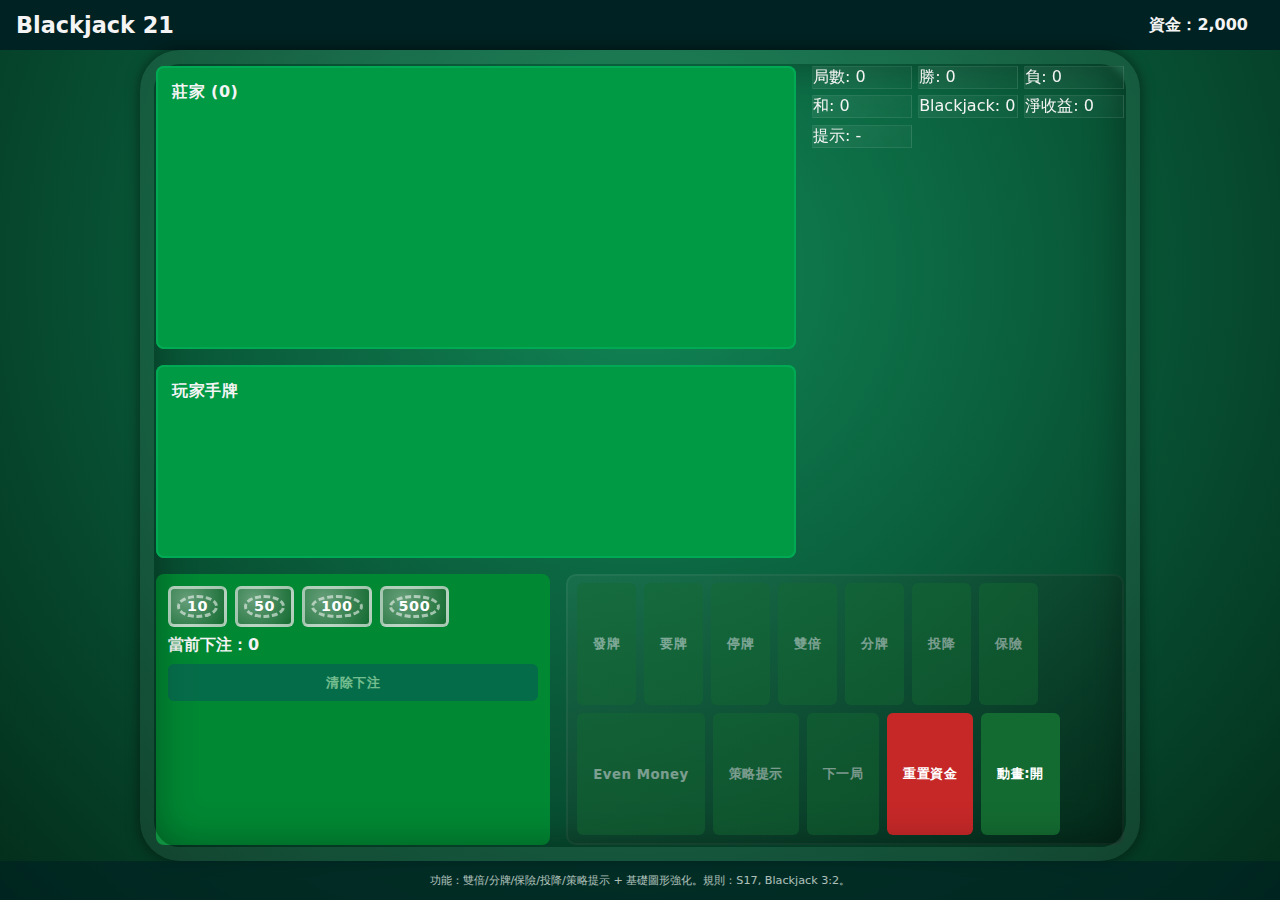
<file: Blackjack/index.html>
<!DOCTYPE html>
<html lang="zh-Hant">
<head>
  <meta charset="UTF-8" />
  <title>Blackjack 21</title>
  <meta name="viewport" content="width=device-width,initial-scale=1" />
  <link rel="stylesheet" href="styles.css" />
</head>
<body>
<header class="site-header">
  <h1>Blackjack 21</h1>
  <div class="bank">資金：<span id="bankAmount"></span></div>
  <div class="message" id="statusMessage"></div>
</header>
<main class="table-wrapper">
  <section class="dealer-area">
    <h2>莊家 (<span id="dealerValue">0</span>)</h2>
    <div id="dealerHand" class="hand"></div>
  </section>
  <section class="player-area">
    <h2>玩家手牌</h2>
    <div id="playerHands" class="hands-multi"></div>
  </section>
  <section class="bet-area">
    <div class="chips" id="chipBar"></div>
    <div class="bet-display">當前下注：<span id="currentBet">0</span></div>
    <button id="clearBet" class="secondary">清除下注</button>
  </section>
  <section class="controls">
    <button id="dealBtn" disabled>發牌</button>
    <button id="hitBtn" disabled>要牌</button>
    <button id="standBtn" disabled>停牌</button>
    <button id="doubleBtn" disabled>雙倍</button>
    <button id="splitBtn" disabled>分牌</button>
    <button id="surrenderBtn" disabled>投降</button>
    <button id="insuranceBtn" disabled>保險</button>
    <button id="evenMoneyBtn" disabled>Even Money</button>
    <button id="hintBtn" disabled>策略提示</button>
    <button id="newRoundBtn" disabled>下一局</button>
    <button id="resetGameBtn" class="danger">重置資金</button>
    <button id="animToggleBtn">動畫:開</button>
  </section>
  <section class="stats">
    <div>局數: <span id="statRounds">0</span></div>
    <div>勝: <span id="statWins">0</span></div>
    <div>負: <span id="statLosses">0</span></div>
    <div>和: <span id="statPushes">0</span></div>
    <div>Blackjack: <span id="statBJ">0</span></div>
    <div>淨收益: <span id="statNet">0</span></div>
    <div>提示: <span id="strategyHint">-</span></div>
  </section>
</main>
<footer class="site-footer">功能：雙倍/分牌/保險/投降/策略提示 + 基礎圖形強化。規則：S17, Blackjack 3:2。</footer>
<script type="module" src="js/main.js"></script>
</body>
</html>
</file>
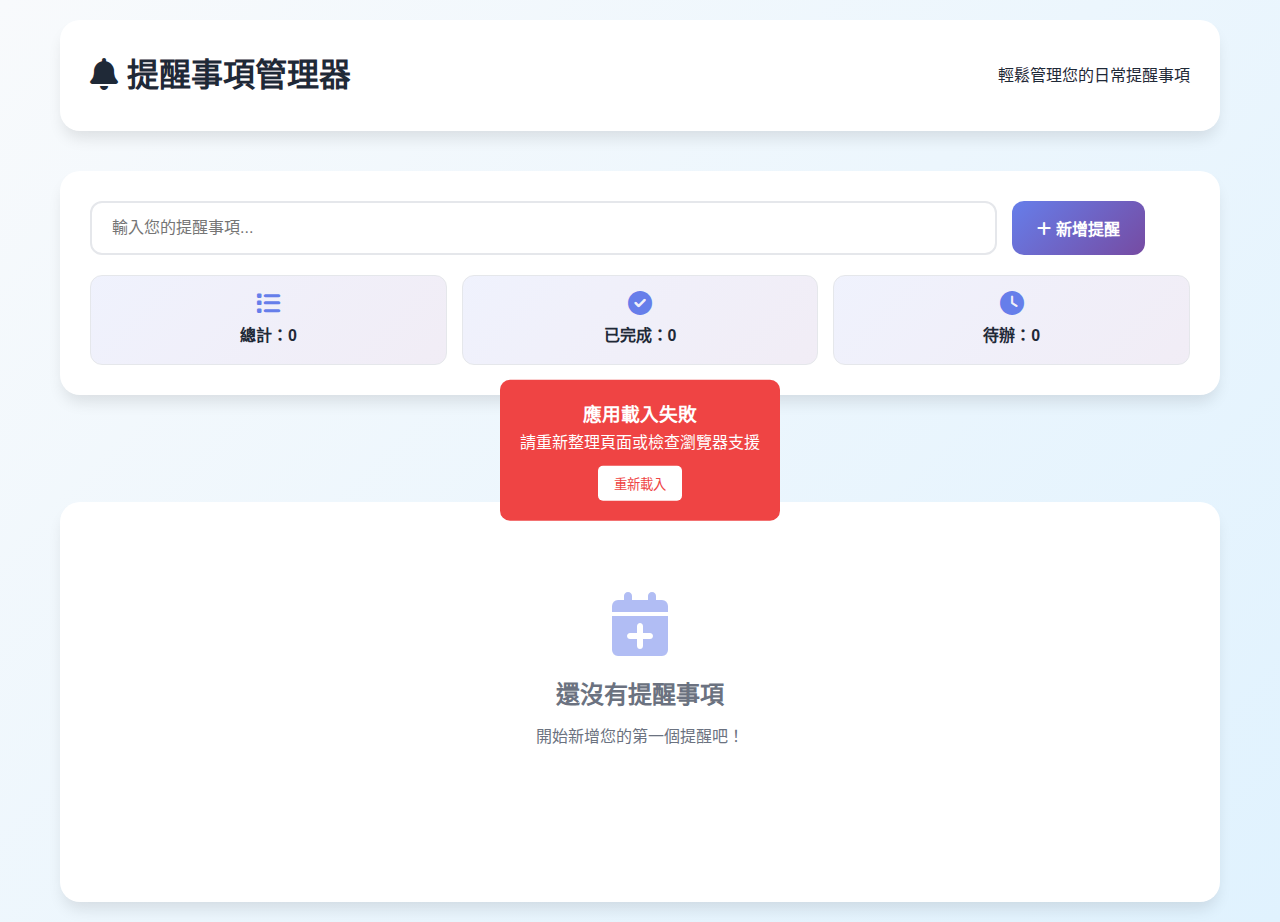
<file: Reminder/index.html>
<!DOCTYPE html>
<html lang="zh-TW">
<head>
    <meta charset="UTF-8">
    <meta name="viewport" content="width=device-width, initial-scale=1.0">
    <title>提醒事項管理器</title>
    <link rel="stylesheet" href="style.css">
    <link href="https://cdnjs.cloudflare.com/ajax/libs/font-awesome/6.0.0/css/all.min.css" rel="stylesheet">
</head>
<body>
    <div class="container">
        <header class="header">
            <h1><i class="fas fa-bell"></i> 提醒事項管理器</h1>
            <p>輕鬆管理您的日常提醒事項</p>
        </header>

        <div class="add-reminder-section">
            <div class="input-group">
                <label for="reminderInput" class="sr-only">提醒內容</label>
                <input type="text" id="reminderInput" placeholder="輸入您的提醒事項..." maxlength="100">
                <button id="addBtn" class="add-btn">
                    <i class="fas fa-plus"></i> 新增提醒
                </button>
            </div>
            <div class="reminder-stats">
                <span class="stat">
                    <i class="fas fa-list"></i>
                    總計：<span id="totalCount">0</span>
                </span>
                <span class="stat">
                    <i class="fas fa-check-circle"></i>
                    已完成：<span id="completedCount">0</span>
                </span>
                <span class="stat">
                    <i class="fas fa-clock"></i>
                    待辦：<span id="pendingCount">0</span>
                </span>
            </div>
        </div>

        <div class="filter-section">
            <button class="filter-btn active" data-filter="all">全部</button>
            <button class="filter-btn" data-filter="pending">待辦</button>
            <button class="filter-btn" data-filter="completed">已完成</button>
        </div>

        <div class="reminders-container">
            <div id="remindersList" class="reminders-list">
                <div class="empty-state">
                    <i class="fas fa-calendar-plus"></i>
                    <h3>還沒有提醒事項</h3>
                    <p>開始新增您的第一個提醒吧！</p>
                </div>
            </div>
        </div>
    </div>

    <script src="script.js"></script>
</body>
</html>
</file>
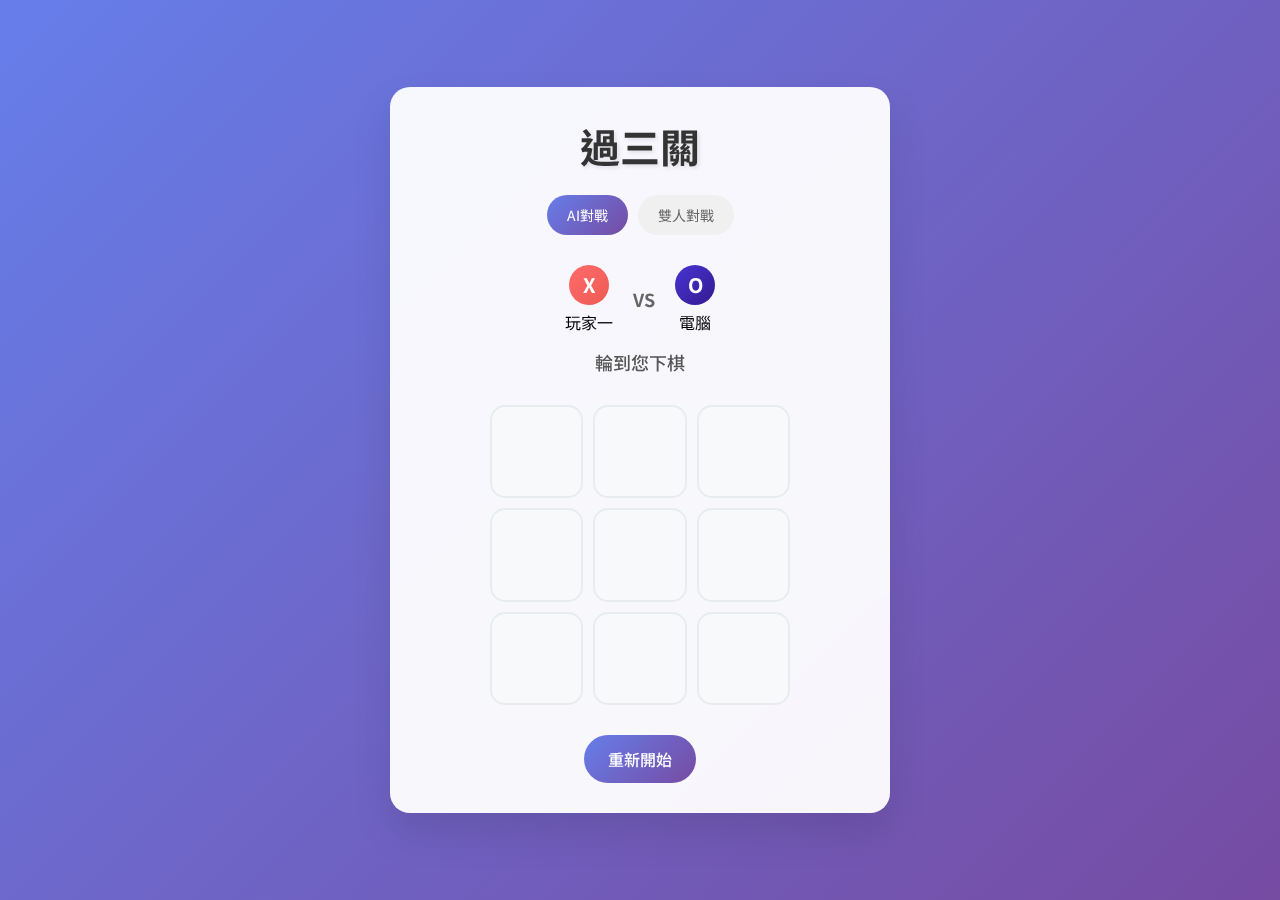
<file: tic-tac-toe/index.html>
<!DOCTYPE html>
<html lang="zh-TW">
<head>
    <meta charset="UTF-8">
    <meta name="viewport" content="width=device-width, initial-scale=1.0">
    <title>過三關</title>
    <link rel="stylesheet" href="style.css">
    <link href="https://fonts.googleapis.com/css2?family=Noto+Sans+TC:wght@300;400;500;700&display=swap" rel="stylesheet">
</head>
<body>
    <div class="container">
        <header>
            <h1 class="title">過三關</h1>
            <div class="mode-selector">
                <button id="humanVsAi" class="mode-btn active">AI對戰</button>
                <button id="humanVsHuman" class="mode-btn">雙人對戰</button>
            </div>
        </header>

        <div class="game-info">
            <div class="player-info">
                <div class="player player1">
                    <span class="player-symbol">X</span>
                    <span class="player-name">玩家一</span>
                </div>
                <div class="vs">VS</div>
                <div class="player player2">
                    <span class="player-symbol">O</span>
                    <span class="player-name" id="player2Name">電腦</span>
                </div>
            </div>
            <div class="current-turn" id="currentTurn">輪到 X 玩家</div>
            <div class="game-status" id="gameStatus"></div>
        </div>

        <div class="game-board" id="gameBoard">
            <div class="cell" data-cell-index="0"></div>
            <div class="cell" data-cell-index="1"></div>
            <div class="cell" data-cell-index="2"></div>
            <div class="cell" data-cell-index="3"></div>
            <div class="cell" data-cell-index="4"></div>
            <div class="cell" data-cell-index="5"></div>
            <div class="cell" data-cell-index="6"></div>
            <div class="cell" data-cell-index="7"></div>
            <div class="cell" data-cell-index="8"></div>
        </div>

        <div class="controls">
            <button id="resetBtn" class="control-btn">重新開始</button>
        </div>
    </div>

    <!-- 勝利模態框 -->
    <div id="victoryModal" class="victory-modal">
        <div class="modal-content">
            <h2 id="victoryMessage">恭喜獲勝！</h2>
            <button id="playAgainBtn" class="play-again-btn">再玩一局</button>
        </div>
    </div>

    <!-- 煙花容器 -->
    <div id="fireworksContainer" class="fireworks-container"></div>

    <script src="script.js"></script>
</body>
</html>
</file>
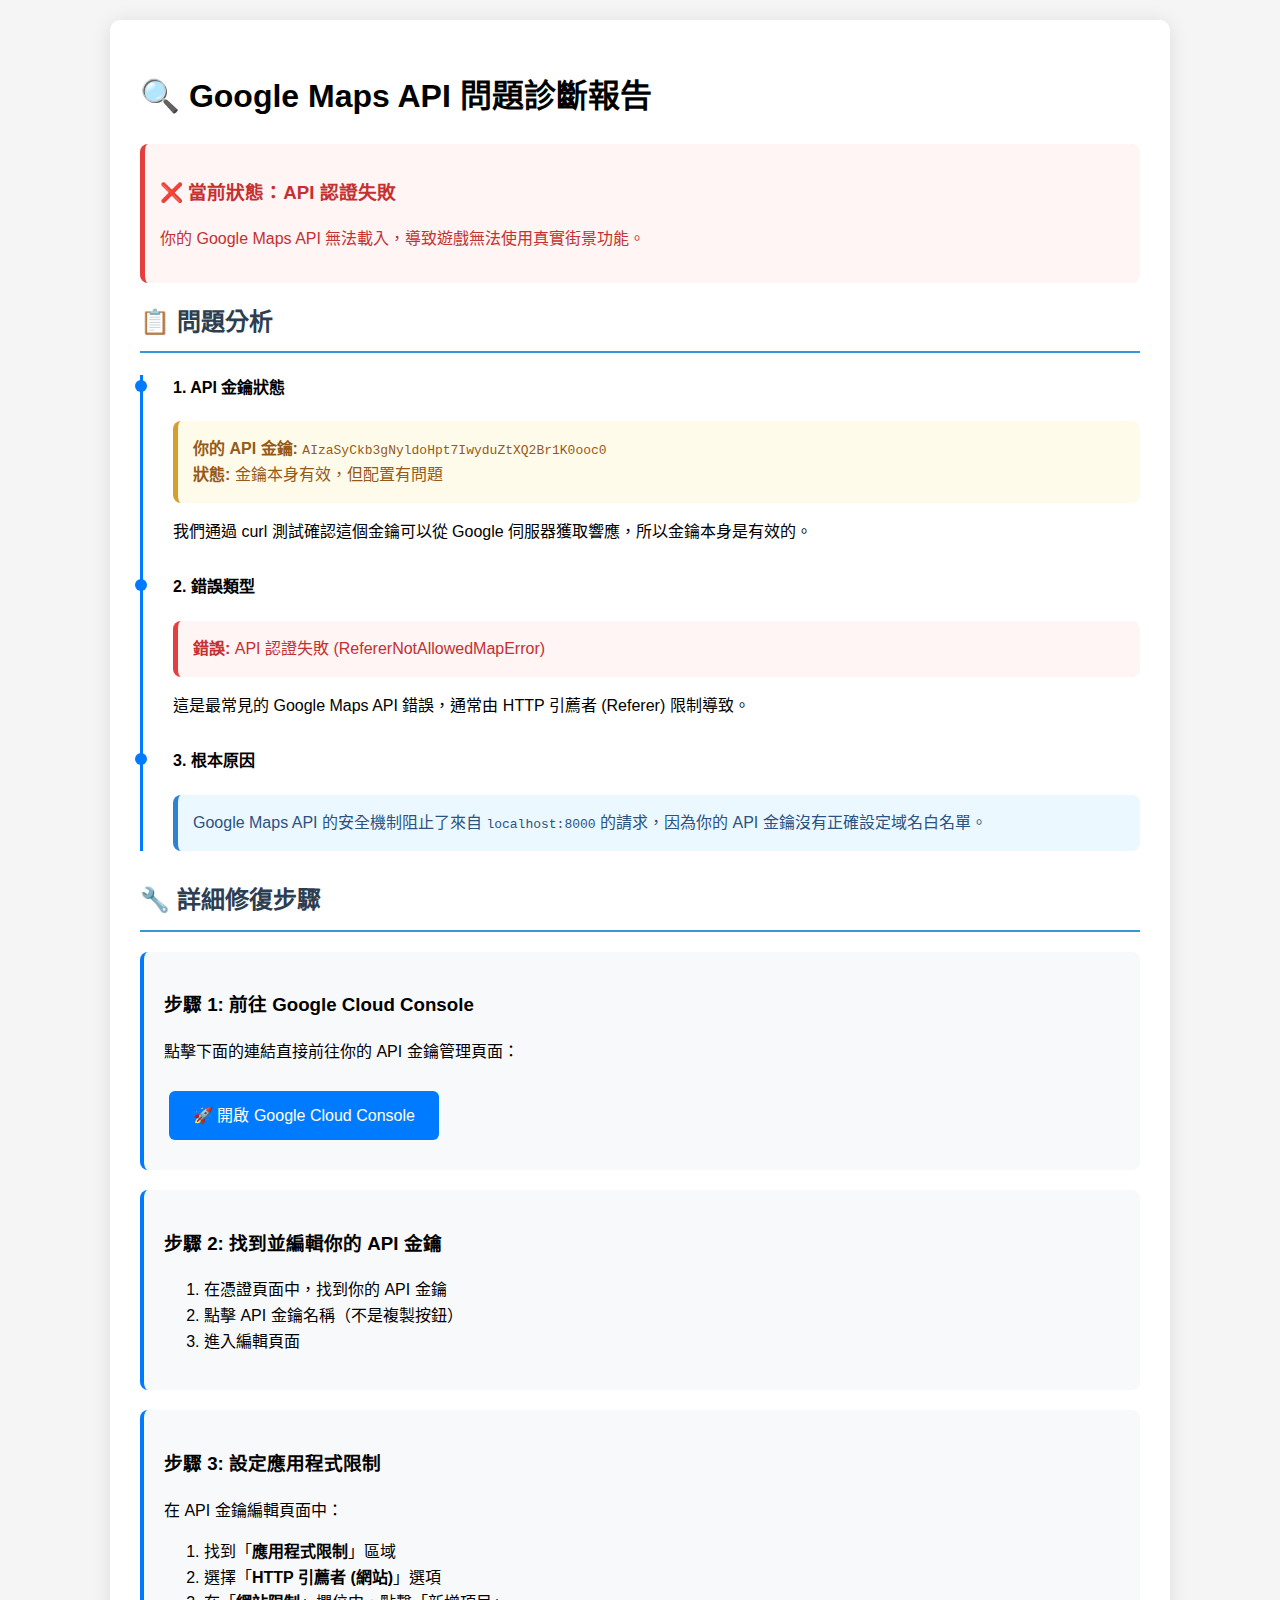
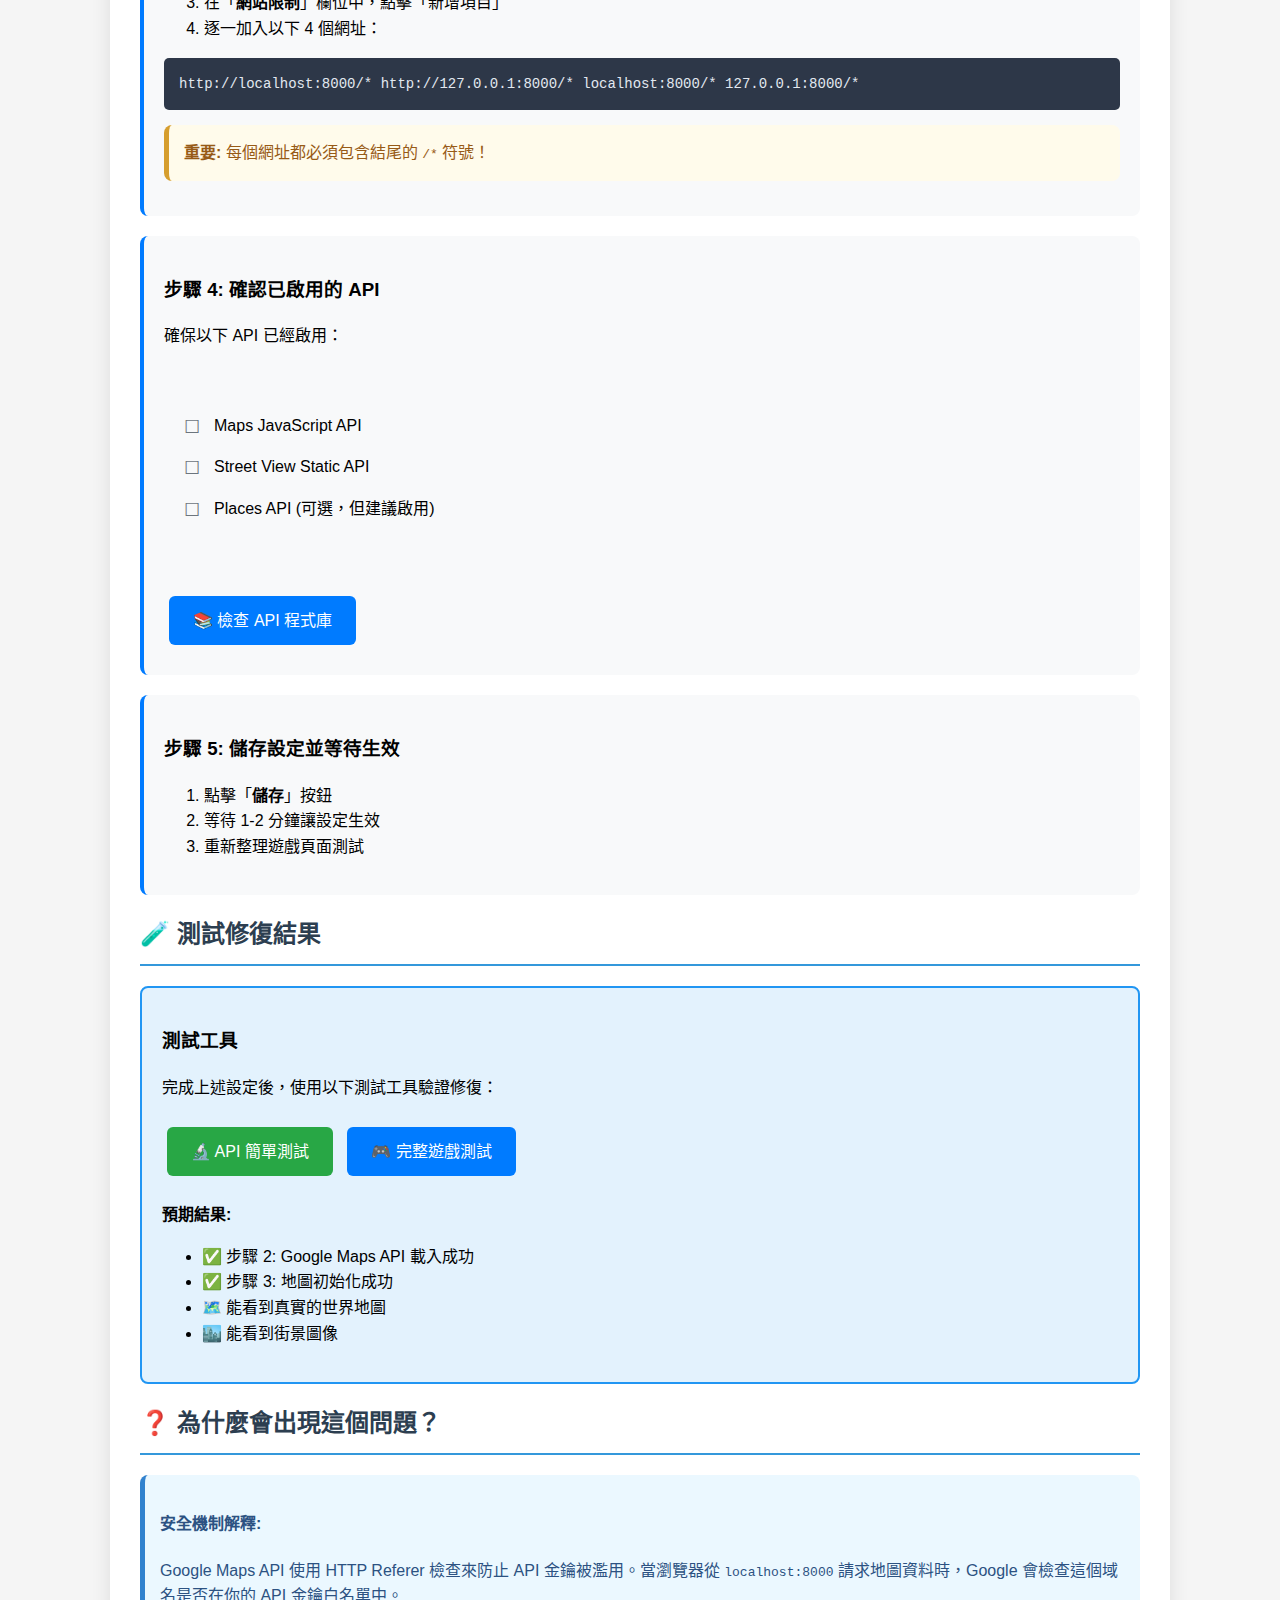
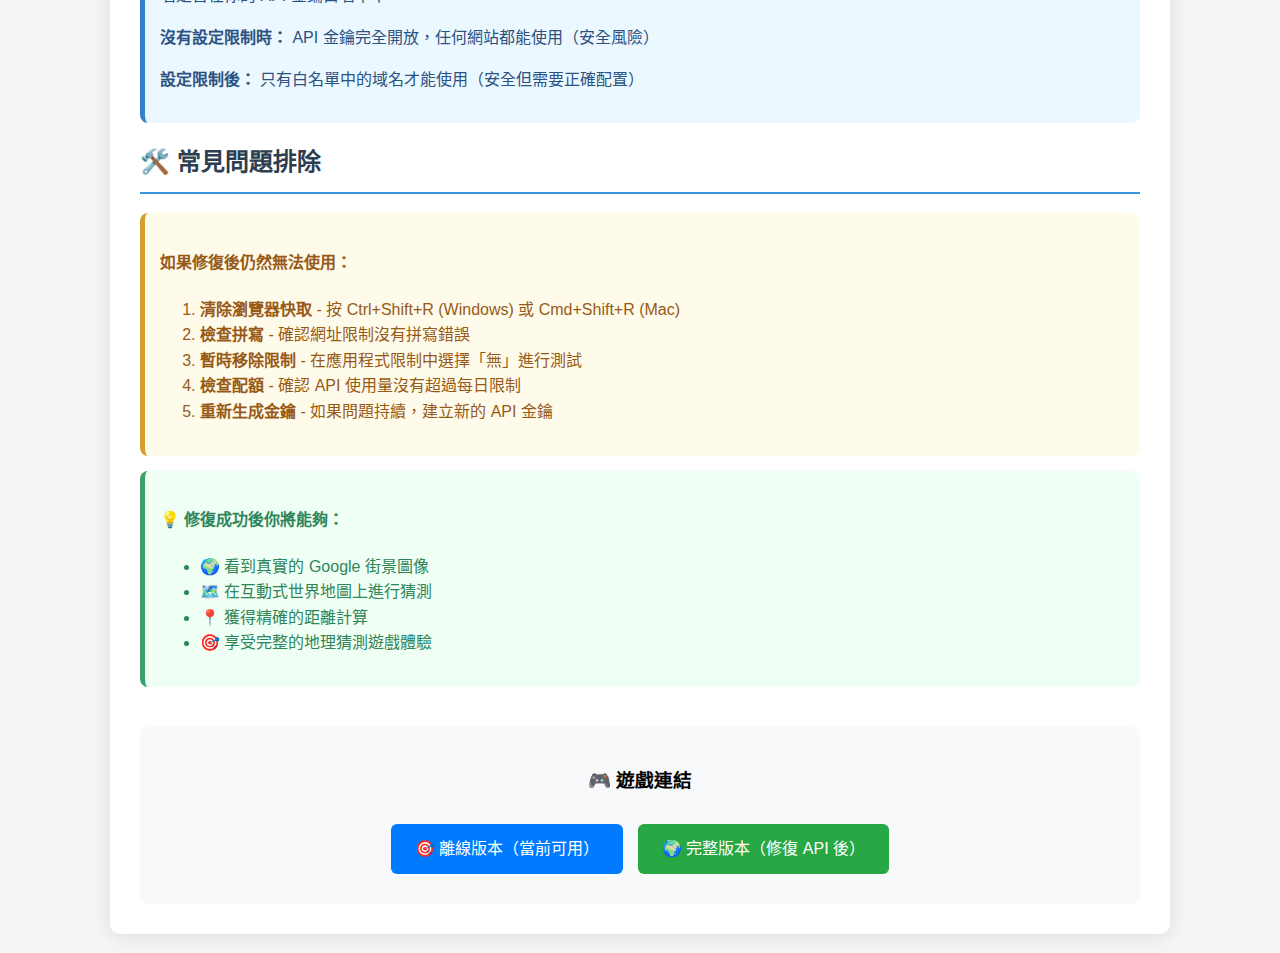
<file: GeogGuesser/api-diagnosis.html>
<!DOCTYPE html>
<html lang="zh-TW">
<head>
    <meta charset="UTF-8">
    <meta name="viewport" content="width=device-width, initial-scale=1.0">
    <title>Google Maps API 問題診斷報告</title>
    <style>
        body {
            font-family: 'Arial', 'Microsoft JhengHei', sans-serif;
            margin: 0;
            padding: 20px;
            background: #f5f5f5;
            line-height: 1.6;
        }
        .container {
            max-width: 1000px;
            margin: 0 auto;
            background: white;
            padding: 30px;
            border-radius: 10px;
            box-shadow: 0 2px 20px rgba(0,0,0,0.1);
        }
        .status {
            padding: 15px;
            margin: 15px 0;
            border-radius: 8px;
            border-left: 5px solid;
        }
        .error { background: #fff5f5; border-color: #e53e3e; color: #c53030; }
        .warning { background: #fffbeb; border-color: #d69e2e; color: #975a16; }
        .success { background: #f0fff4; border-color: #38a169; color: #2f855a; }
        .info { background: #ebf8ff; border-color: #3182ce; color: #2c5282; }

        .step {
            background: #f8f9fa;
            padding: 20px;
            margin: 20px 0;
            border-radius: 8px;
            border-left: 4px solid #007bff;
        }

        .code-block {
            background: #2d3748;
            color: #e2e8f0;
            padding: 15px;
            border-radius: 5px;
            font-family: 'Monaco', 'Menlo', monospace;
            font-size: 14px;
            margin: 10px 0;
            overflow-x: auto;
        }

        .btn {
            display: inline-block;
            padding: 12px 24px;
            background: #007bff;
            color: white;
            text-decoration: none;
            border-radius: 6px;
            margin: 10px 5px;
            transition: background 0.3s;
        }

        .btn:hover {
            background: #0056b3;
        }

        .btn-success {
            background: #28a745;
        }

        .btn-success:hover {
            background: #1e7e34;
        }

        h2 {
            color: #2c3e50;
            border-bottom: 2px solid #3498db;
            padding-bottom: 10px;
        }

        .timeline {
            border-left: 3px solid #007bff;
            margin: 20px 0;
            padding-left: 30px;
        }

        .timeline-item {
            margin-bottom: 30px;
            position: relative;
        }

        .timeline-item::before {
            content: '';
            position: absolute;
            left: -38px;
            top: 5px;
            width: 12px;
            height: 12px;
            border-radius: 50%;
            background: #007bff;
        }

        .checklist {
            background: #f8f9fa;
            padding: 20px;
            border-radius: 8px;
            margin: 20px 0;
        }

        .checklist ul {
            list-style: none;
            padding: 0;
        }

        .checklist li {
            padding: 8px 0;
            position: relative;
            padding-left: 30px;
        }

        .checklist li::before {
            content: '☐';
            position: absolute;
            left: 0;
            font-size: 18px;
            color: #6c757d;
        }

        .checklist li.completed::before {
            content: '✅';
        }

        .api-test {
            background: #e3f2fd;
            padding: 20px;
            border-radius: 8px;
            margin: 20px 0;
            border: 2px solid #2196f3;
        }
    </style>
</head>
<body>
    <div class="container">
        <h1>🔍 Google Maps API 問題診斷報告</h1>

        <div class="status error">
            <h3>❌ 當前狀態：API 認證失敗</h3>
            <p>你的 Google Maps API 無法載入，導致遊戲無法使用真實街景功能。</p>
        </div>

        <h2>📋 問題分析</h2>

        <div class="timeline">
            <div class="timeline-item">
                <h4>1. API 金鑰狀態</h4>
                <div class="status warning">
                    <strong>你的 API 金鑰:</strong> <code>AIzaSyCkb3gNyldoHpt7IwyduZtXQ2Br1K0ooc0</code><br>
                    <strong>狀態:</strong> 金鑰本身有效，但配置有問題
                </div>
                <p>我們通過 curl 測試確認這個金鑰可以從 Google 伺服器獲取響應，所以金鑰本身是有效的。</p>
            </div>

            <div class="timeline-item">
                <h4>2. 錯誤類型</h4>
                <div class="status error">
                    <strong>錯誤:</strong> API 認證失敗 (RefererNotAllowedMapError)
                </div>
                <p>這是最常見的 Google Maps API 錯誤，通常由 HTTP 引薦者 (Referer) 限制導致。</p>
            </div>

            <div class="timeline-item">
                <h4>3. 根本原因</h4>
                <div class="status info">
                    Google Maps API 的安全機制阻止了來自 <code>localhost:8000</code> 的請求，因為你的 API 金鑰沒有正確設定域名白名單。
                </div>
            </div>
        </div>

        <h2>🔧 詳細修復步驟</h2>

        <div class="step">
            <h3>步驟 1: 前往 Google Cloud Console</h3>
            <p>點擊下面的連結直接前往你的 API 金鑰管理頁面：</p>
            <a href="https://console.cloud.google.com/apis/credentials" target="_blank" class="btn">
                🚀 開啟 Google Cloud Console
            </a>
        </div>

        <div class="step">
            <h3>步驟 2: 找到並編輯你的 API 金鑰</h3>
            <ol>
                <li>在憑證頁面中，找到你的 API 金鑰</li>
                <li>點擊 API 金鑰名稱（不是複製按鈕）</li>
                <li>進入編輯頁面</li>
            </ol>
        </div>

        <div class="step">
            <h3>步驟 3: 設定應用程式限制</h3>
            <p>在 API 金鑰編輯頁面中：</p>
            <ol>
                <li>找到「<strong>應用程式限制</strong>」區域</li>
                <li>選擇「<strong>HTTP 引薦者 (網站)</strong>」選項</li>
                <li>在「<strong>網站限制</strong>」欄位中，點擊「新增項目」</li>
                <li>逐一加入以下 4 個網址：</li>
            </ol>

            <div class="code-block">
http://localhost:8000/*
http://127.0.0.1:8000/*
localhost:8000/*
127.0.0.1:8000/*
            </div>

            <div class="status warning">
                <strong>重要:</strong> 每個網址都必須包含結尾的 <code>/*</code> 符號！
            </div>
        </div>

        <div class="step">
            <h3>步驟 4: 確認已啟用的 API</h3>
            <p>確保以下 API 已經啟用：</p>
            <div class="checklist">
                <ul>
                    <li>Maps JavaScript API</li>
                    <li>Street View Static API</li>
                    <li>Places API (可選，但建議啟用)</li>
                </ul>
            </div>

            <a href="https://console.cloud.google.com/apis/library" target="_blank" class="btn">
                📚 檢查 API 程式庫
            </a>
        </div>

        <div class="step">
            <h3>步驟 5: 儲存設定並等待生效</h3>
            <ol>
                <li>點擊「<strong>儲存</strong>」按鈕</li>
                <li>等待 1-2 分鐘讓設定生效</li>
                <li>重新整理遊戲頁面測試</li>
            </ol>
        </div>

        <h2>🧪 測試修復結果</h2>

        <div class="api-test">
            <h3>測試工具</h3>
            <p>完成上述設定後，使用以下測試工具驗證修復：</p>

            <a href="simple-test.html" target="_blank" class="btn btn-success">
                🔬 API 簡單測試
            </a>

            <a href="index.html" target="_blank" class="btn">
                🎮 完整遊戲測試
            </a>

            <p><strong>預期結果:</strong></p>
            <ul>
                <li>✅ 步驟 2: Google Maps API 載入成功</li>
                <li>✅ 步驟 3: 地圖初始化成功</li>
                <li>🗺️ 能看到真實的世界地圖</li>
                <li>🏙️ 能看到街景圖像</li>
            </ul>
        </div>

        <h2>❓ 為什麼會出現這個問題？</h2>

        <div class="status info">
            <h4>安全機制解釋:</h4>
            <p>Google Maps API 使用 HTTP Referer 檢查來防止 API 金鑰被濫用。當瀏覽器從 <code>localhost:8000</code> 請求地圖資料時，Google 會檢查這個域名是否在你的 API 金鑰白名單中。</p>

            <p><strong>沒有設定限制時：</strong> API 金鑰完全開放，任何網站都能使用（安全風險）</p>
            <p><strong>設定限制後：</strong> 只有白名單中的域名才能使用（安全但需要正確配置）</p>
        </div>

        <h2>🛠️ 常見問題排除</h2>

        <div class="status warning">
            <h4>如果修復後仍然無法使用：</h4>
            <ol>
                <li><strong>清除瀏覽器快取</strong> - 按 Ctrl+Shift+R (Windows) 或 Cmd+Shift+R (Mac)</li>
                <li><strong>檢查拼寫</strong> - 確認網址限制沒有拼寫錯誤</li>
                <li><strong>暫時移除限制</strong> - 在應用程式限制中選擇「無」進行測試</li>
                <li><strong>檢查配額</strong> - 確認 API 使用量沒有超過每日限制</li>
                <li><strong>重新生成金鑰</strong> - 如果問題持續，建立新的 API 金鑰</li>
            </ol>
        </div>

        <div class="status success">
            <h4>💡 修復成功後你將能夠：</h4>
            <ul>
                <li>🌍 看到真實的 Google 街景圖像</li>
                <li>🗺️ 在互動式世界地圖上進行猜測</li>
                <li>📍 獲得精確的距離計算</li>
                <li>🎯 享受完整的地理猜測遊戲體驗</li>
            </ul>
        </div>

        <div style="text-align: center; margin-top: 40px; padding: 20px; background: #f8f9fa; border-radius: 8px;">
            <h3>🎮 遊戲連結</h3>
            <a href="offline.html" class="btn">🎯 離線版本（當前可用）</a>
            <a href="index.html" class="btn btn-success">🌍 完整版本（修復 API 後）</a>
        </div>
    </div>

    <script>
        // 添加一些互動性
        document.addEventListener('DOMContentLoaded', function() {
            console.log('Google Maps API 診斷報告已載入');
            console.log('請按照步驟修復 API 設定');
        });
    </script>
</body>
</html>
</file>
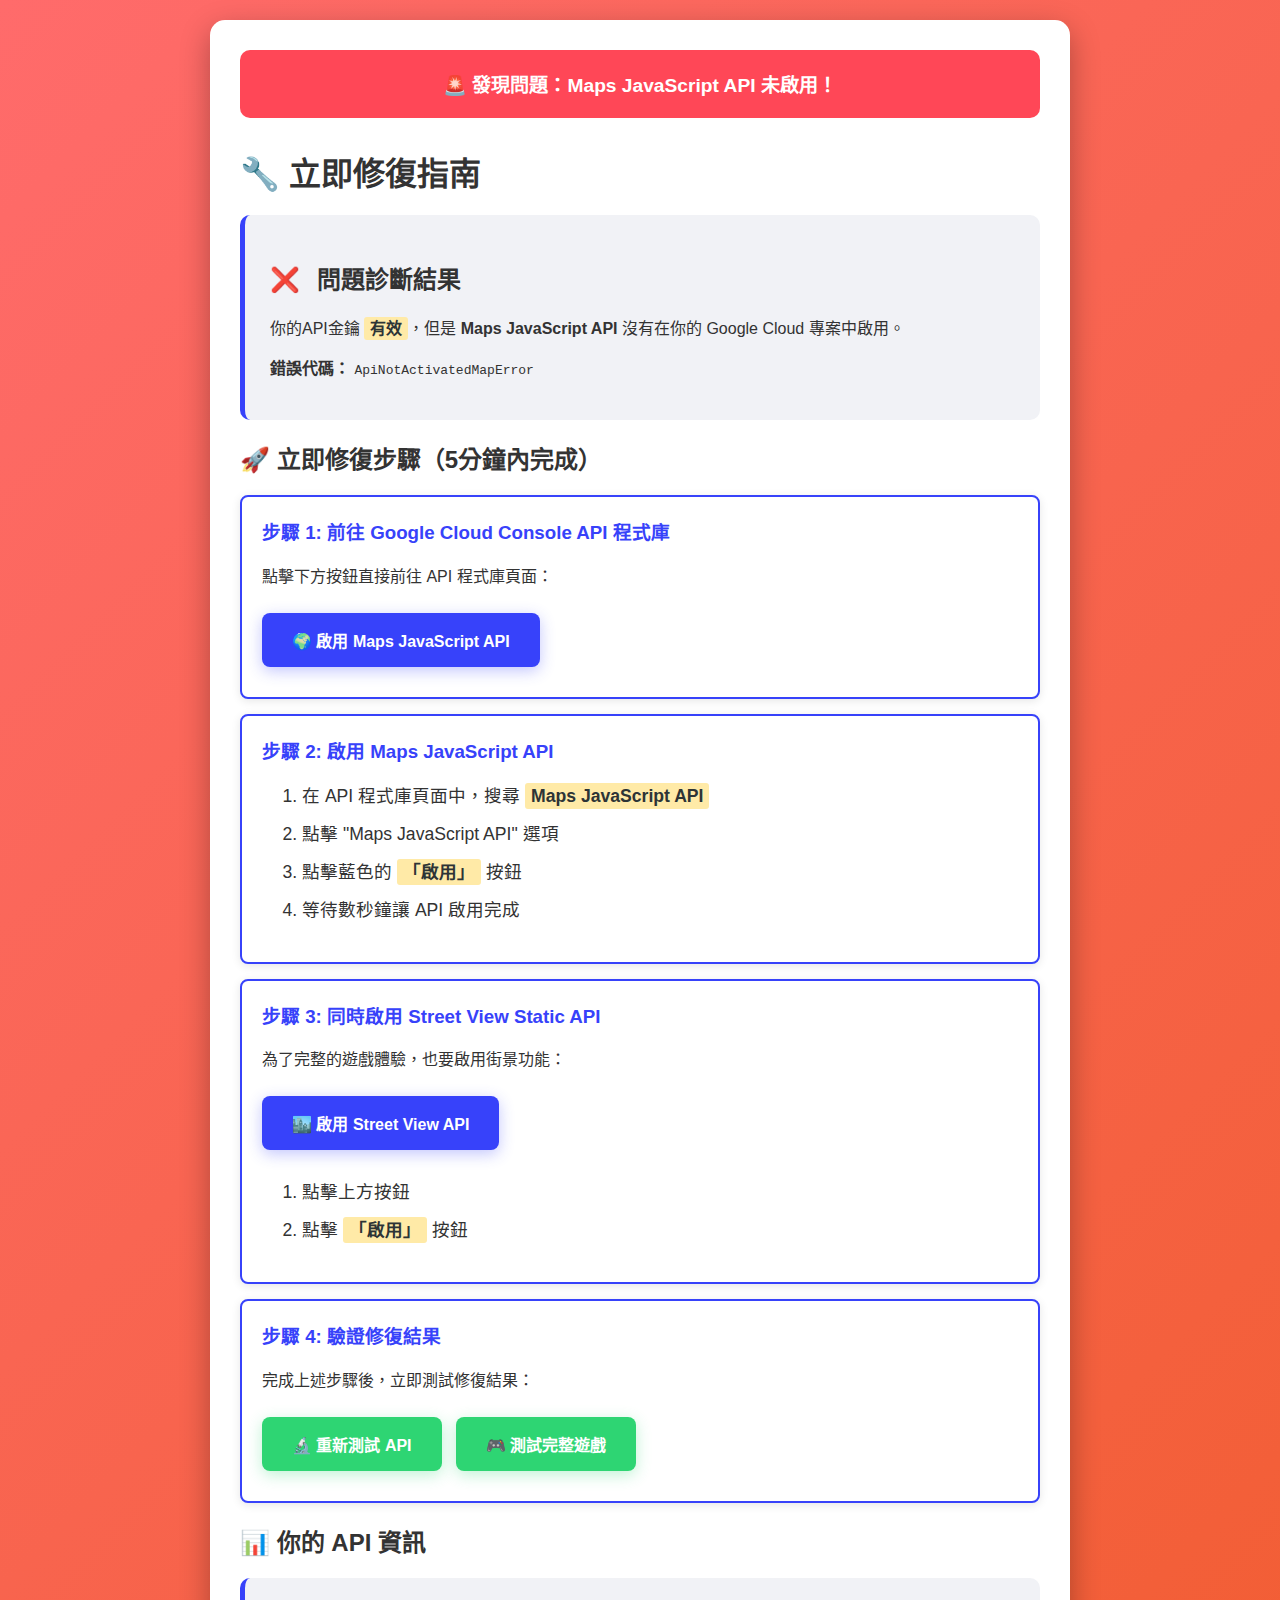
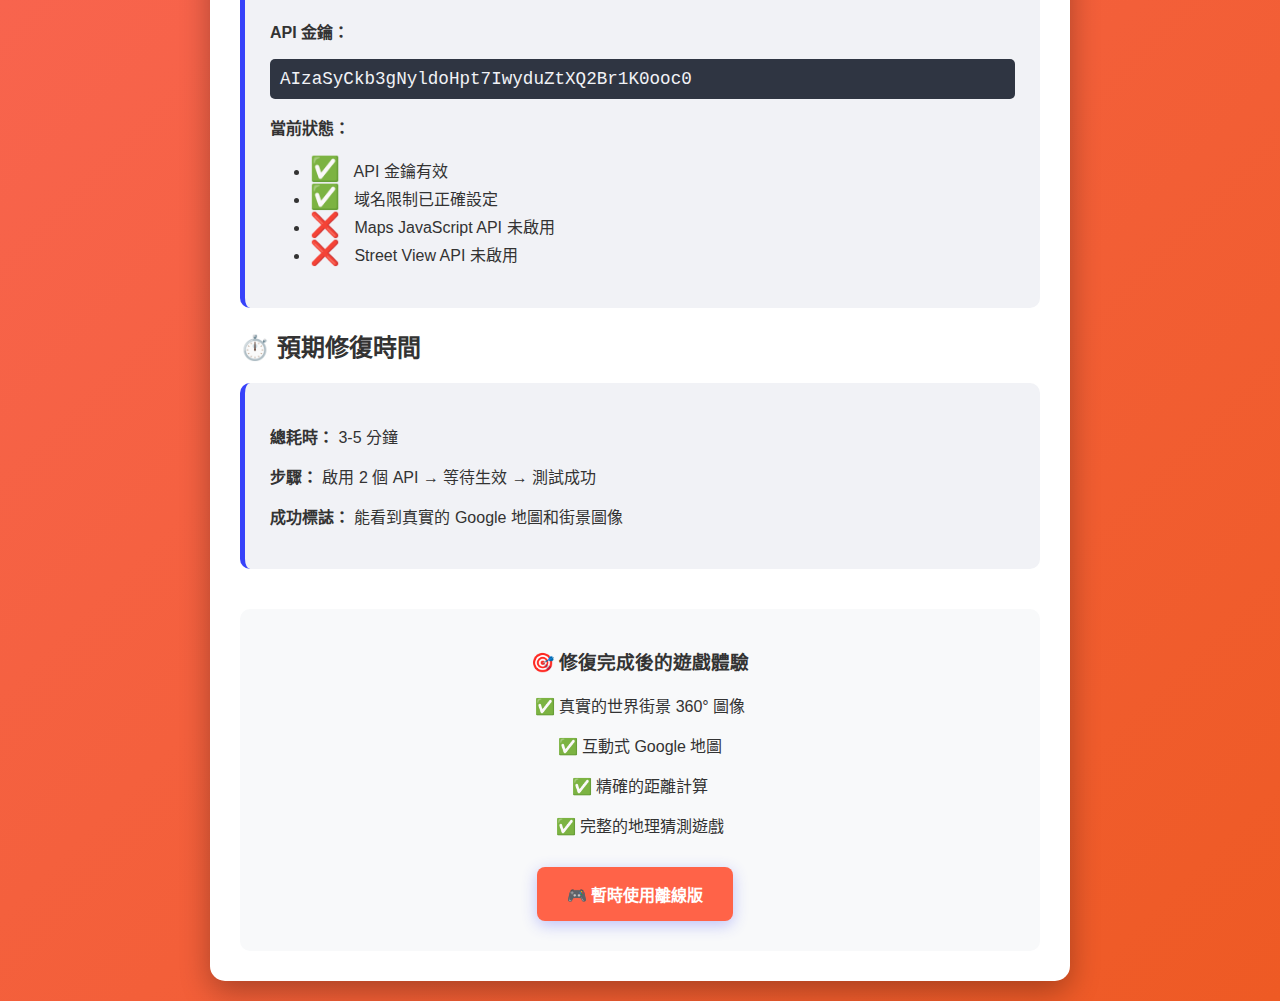
<file: GeogGuesser/fix-api-now.html>
<!DOCTYPE html>
<html lang="zh-TW">
<head>
    <meta charset="UTF-8">
    <meta name="viewport" content="width=device-width, initial-scale=1.0">
    <title>🚨 API 未啟用 - 立即修復</title>
    <style>
        body {
            font-family: Arial, sans-serif;
            margin: 0;
            padding: 20px;
            background: linear-gradient(135deg, #ff6b6b 0%, #ee5a24 100%);
            color: white;
            min-height: 100vh;
        }
        .container {
            max-width: 800px;
            margin: 0 auto;
            background: white;
            color: #333;
            padding: 30px;
            border-radius: 15px;
            box-shadow: 0 10px 30px rgba(0,0,0,0.3);
        }
        .error-banner {
            background: #ff4757;
            color: white;
            padding: 20px;
            border-radius: 10px;
            margin-bottom: 30px;
            text-align: center;
            font-size: 1.2rem;
            font-weight: bold;
        }
        .solution {
            background: #f1f2f6;
            padding: 25px;
            border-radius: 10px;
            margin: 20px 0;
            border-left: 5px solid #3742fa;
        }
        .step {
            background: #ffffff;
            padding: 20px;
            margin: 15px 0;
            border-radius: 8px;
            border: 2px solid #3742fa;
            box-shadow: 0 2px 10px rgba(0,0,0,0.1);
        }
        .step h3 {
            color: #3742fa;
            margin-top: 0;
        }
        .btn {
            display: inline-block;
            padding: 15px 30px;
            background: #3742fa;
            color: white;
            text-decoration: none;
            border-radius: 8px;
            font-weight: bold;
            margin: 10px 10px 10px 0;
            transition: all 0.3s;
            box-shadow: 0 4px 15px rgba(55, 66, 250, 0.3);
        }
        .btn:hover {
            background: #2f3542;
            transform: translateY(-2px);
            box-shadow: 0 6px 20px rgba(55, 66, 250, 0.4);
        }
        .btn-success {
            background: #2ed573;
            box-shadow: 0 4px 15px rgba(46, 213, 115, 0.3);
        }
        .btn-success:hover {
            background: #26d063;
            box-shadow: 0 6px 20px rgba(46, 213, 115, 0.4);
        }
        .highlight {
            background: #ffeaa7;
            padding: 3px 6px;
            border-radius: 3px;
            font-weight: bold;
            color: #2d3436;
        }
        .success-check {
            color: #2ed573;
            font-size: 1.5rem;
            margin-right: 10px;
        }
        .error-icon {
            color: #ff4757;
            font-size: 1.5rem;
            margin-right: 10px;
        }
        ol {
            font-size: 1.1rem;
            line-height: 1.6;
        }
        ol li {
            margin-bottom: 10px;
        }
        .api-key {
            background: #2f3542;
            color: #f1f2f6;
            padding: 10px;
            border-radius: 5px;
            font-family: monospace;
            font-size: 1.1rem;
            margin: 10px 0;
            word-break: break-all;
        }
    </style>
</head>
<body>
    <div class="container">
        <div class="error-banner">
            🚨 發現問題：Maps JavaScript API 未啟用！
        </div>

        <h1>🔧 立即修復指南</h1>

        <div class="solution">
            <h2><span class="error-icon">❌</span> 問題診斷結果</h2>
            <p>你的API金鑰 <span class="highlight">有效</span>，但是 <strong>Maps JavaScript API</strong> 沒有在你的 Google Cloud 專案中啟用。</p>
            <p><strong>錯誤代碼：</strong> <code>ApiNotActivatedMapError</code></p>
        </div>

        <h2>🚀 立即修復步驟（5分鐘內完成）</h2>

        <div class="step">
            <h3>步驟 1: 前往 Google Cloud Console API 程式庫</h3>
            <p>點擊下方按鈕直接前往 API 程式庫頁面：</p>
            <a href="https://console.cloud.google.com/apis/library/maps-backend.googleapis.com" target="_blank" class="btn">
                🌍 啟用 Maps JavaScript API
            </a>
        </div>

        <div class="step">
            <h3>步驟 2: 啟用 Maps JavaScript API</h3>
            <ol>
                <li>在 API 程式庫頁面中，搜尋 <span class="highlight">Maps JavaScript API</span></li>
                <li>點擊 "Maps JavaScript API" 選項</li>
                <li>點擊藍色的 <span class="highlight">「啟用」</span> 按鈕</li>
                <li>等待數秒鐘讓 API 啟用完成</li>
            </ol>
        </div>

        <div class="step">
            <h3>步驟 3: 同時啟用 Street View Static API</h3>
            <p>為了完整的遊戲體驗，也要啟用街景功能：</p>
            <a href="https://console.cloud.google.com/apis/library/street-view-image-backend.googleapis.com" target="_blank" class="btn">
                🏙️ 啟用 Street View API
            </a>
            <ol>
                <li>點擊上方按鈕</li>
                <li>點擊 <span class="highlight">「啟用」</span> 按鈕</li>
            </ol>
        </div>

        <div class="step">
            <h3>步驟 4: 驗證修復結果</h3>
            <p>完成上述步驟後，立即測試修復結果：</p>
            <a href="debug-api.html" target="_blank" class="btn btn-success">
                🔬 重新測試 API
            </a>
            <a href="index.html" target="_blank" class="btn btn-success">
                🎮 測試完整遊戲
            </a>
        </div>

        <h2>📊 你的 API 資訊</h2>
        <div class="solution">
            <p><strong>API 金鑰：</strong></p>
            <div class="api-key">AIzaSyCkb3gNyldoHpt7IwyduZtXQ2Br1K0ooc0</div>
            <p><strong>當前狀態：</strong></p>
            <ul>
                <li><span class="success-check">✅</span> API 金鑰有效</li>
                <li><span class="success-check">✅</span> 域名限制已正確設定</li>
                <li><span class="error-icon">❌</span> Maps JavaScript API 未啟用</li>
                <li><span class="error-icon">❌</span> Street View API 未啟用</li>
            </ul>
        </div>

        <h2>⏱️ 預期修復時間</h2>
        <div class="solution">
            <p><strong>總耗時：</strong> 3-5 分鐘</p>
            <p><strong>步驟：</strong> 啟用 2 個 API → 等待生效 → 測試成功</p>
            <p><strong>成功標誌：</strong> 能看到真實的 Google 地圖和街景圖像</p>
        </div>

        <div style="text-align: center; margin-top: 40px; padding: 20px; background: #f8f9fa; border-radius: 10px;">
            <h3>🎯 修復完成後的遊戲體驗</h3>
            <p>✅ 真實的世界街景 360° 圖像</p>
            <p>✅ 互動式 Google 地圖</p>
            <p>✅ 精確的距離計算</p>
            <p>✅ 完整的地理猜測遊戲</p>

            <div style="margin-top: 20px;">
                <a href="offline.html" class="btn" style="background: #ff6348;">🎮 暫時使用離線版</a>
            </div>
        </div>
    </div>

    <script>
        console.log('🔧 API 修復指南已載入');
        console.log('請按照步驟啟用 Maps JavaScript API');

        // 添加倒計時提醒
        let countdown = 10;
        const timer = setInterval(() => {
            console.log(`⏰ 建議在 ${countdown} 分鐘內完成修復`);
            countdown--;
            if (countdown <= 0) {
                clearInterval(timer);
                console.log('💪 開始修復API設定吧！');
            }
        }, 60000); // 每分鐘提醒一次
    </script>
</body>
</html>
</file>
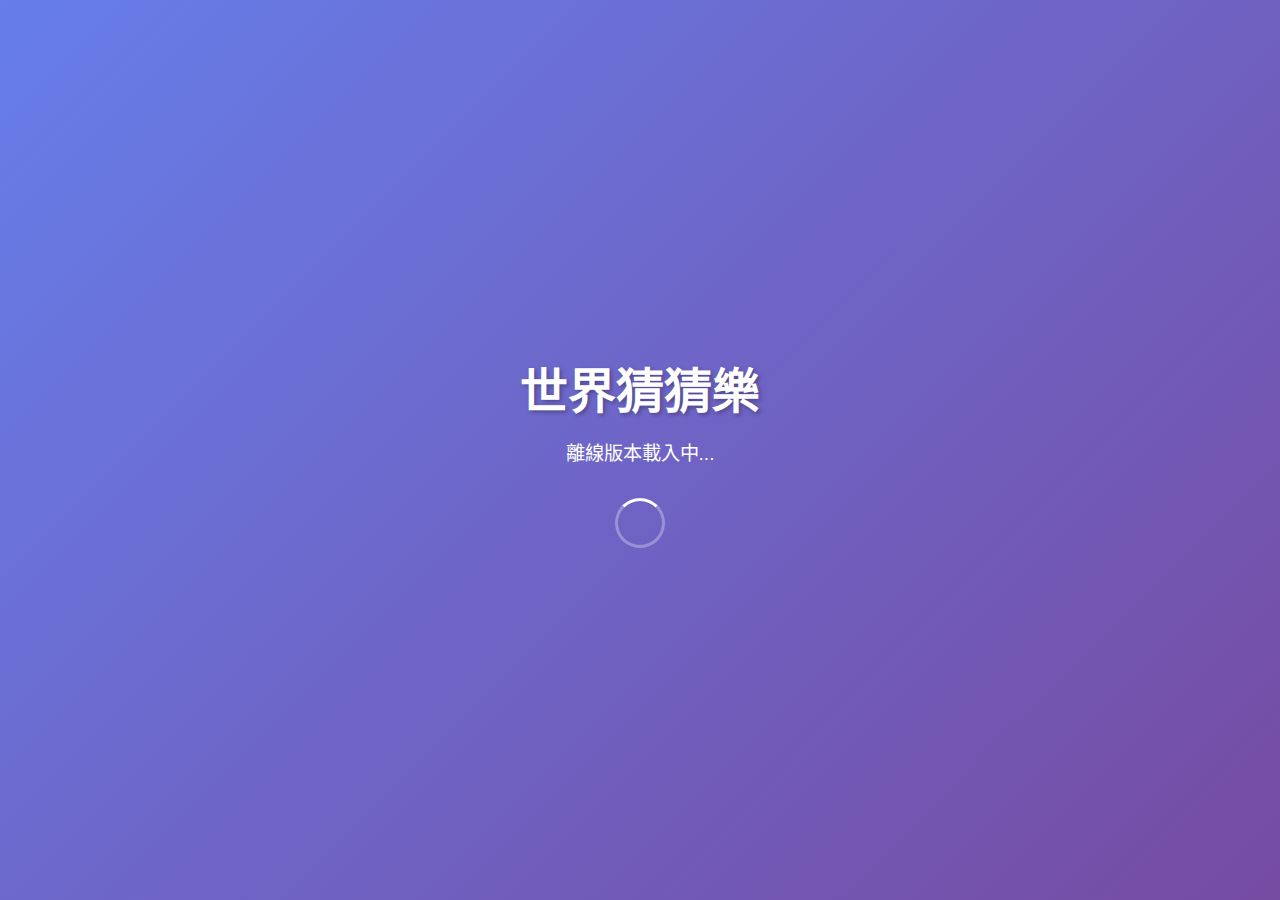
<file: GeogGuesser/offline.html>
<!DOCTYPE html>
<html lang="zh-TW">
<head>
    <meta charset="UTF-8">
    <meta name="viewport" content="width=device-width, initial-scale=1.0">
    <title>世界猜猜樂 - 離線版本</title>
    <link rel="stylesheet" href="style.css">
    <style>
        .offline-map {
            background: linear-gradient(45deg, #e3f2fd 0%, #bbdefb 100%);
            position: relative;
            cursor: crosshair;
            border: 2px solid #1976d2;
            background-image:
                radial-gradient(circle at 20% 50%, #4fc3f7 2px, transparent 2px),
                radial-gradient(circle at 40% 80%, #29b6f6 1px, transparent 1px),
                radial-gradient(circle at 60% 30%, #03a9f4 1px, transparent 1px),
                radial-gradient(circle at 80% 70%, #0288d1 2px, transparent 2px);
        }
        .offline-streetview {
            background: linear-gradient(135deg, #81c784 0%, #66bb6a 100%);
            display: flex;
            align-items: center;
            justify-content: center;
            font-size: 1.2rem;
            color: white;
            text-shadow: 0 2px 4px rgba(0,0,0,0.3);
            border: 2px solid #388e3c;
        }
        .location-hint {
            position: absolute;
            top: 50%;
            left: 50%;
            transform: translate(-50%, -50%);
            background: rgba(0,0,0,0.8);
            color: white;
            padding: 20px;
            border-radius: 10px;
            text-align: center;
            max-width: 80%;
        }
        .guess-marker {
            position: absolute;
            width: 20px;
            height: 20px;
            background: #ff5722;
            border: 3px solid white;
            border-radius: 50%;
            transform: translate(-50%, -50%);
            box-shadow: 0 2px 10px rgba(0,0,0,0.3);
        }
        .actual-marker {
            position: absolute;
            width: 20px;
            height: 20px;
            background: #4caf50;
            border: 3px solid white;
            border-radius: 50%;
            transform: translate(-50%, -50%);
            box-shadow: 0 2px 10px rgba(0,0,0,0.3);
        }
        .connecting-line {
            position: absolute;
            height: 3px;
            background: #f44336;
            transform-origin: left center;
        }
        .api-notice {
            position: absolute;
            top: 10px;
            right: 10px;
            background: rgba(255, 152, 0, 0.9);
            color: white;
            padding: 8px 12px;
            border-radius: 5px;
            font-size: 0.9rem;
            z-index: 1000;
        }
    </style>
</head>
<body>
    <div id="loading" class="loading-screen">
        <div class="loading-content">
            <h1>世界猜猜樂</h1>
            <p>離線版本載入中...</p>
            <div class="loading-spinner"></div>
        </div>
    </div>

    <div id="game-container" class="game-container" style="display: none;">
        <div class="api-notice">
            🔧 離線模式 - <a href="simple-test.html" style="color: white;">測試API</a>
        </div>

        <header class="game-header">
            <h1>世界猜猜樂 (離線版)</h1>
            <div class="game-info">
                <span class="round-info">第 <span id="current-round">1</span> 輪 / 共 5 輪</span>
                <span class="score-info">總分：<span id="total-score">0</span></span>
            </div>
        </header>

        <div class="game-content">
            <div class="streetview-container">
                <div id="streetview" class="streetview offline-streetview">
                    <div class="location-hint" id="location-hint">
                        🌍 根據線索猜測這是哪個城市！
                    </div>
                </div>
                <div class="streetview-overlay">
                    <button id="next-round" class="next-button" style="display: none;">下一輪</button>
                </div>
            </div>

            <div class="map-container">
                <div id="map" class="map offline-map">
                    <div style="position: absolute; bottom: 10px; left: 10px; background: rgba(0,0,0,0.7); color: white; padding: 5px 10px; border-radius: 3px; font-size: 0.9rem;">
                        點擊地圖來猜測位置
                    </div>
                </div>
                <div class="map-controls">
                    <button id="guess-button" class="guess-button" disabled>在此猜測！</button>
                    <button id="new-game" class="new-game-button">新遊戲</button>
                </div>
            </div>
        </div>

        <div class="bottom-panel">
            <div class="round-result" id="round-result" style="display: none;">
                <h3>第 <span id="result-round"></span> 輪結果</h3>
                <p>距離：<span id="result-distance"></span> 公里</p>
                <p>得分：<span id="result-points"></span> 分</p>
            </div>
        </div>
    </div>

    <div id="game-end" class="game-end-screen" style="display: none;">
        <div class="game-end-content">
            <h2>遊戲結束！</h2>
            <p class="final-score">最終得分：<span id="final-score">0</span> / 25000</p>
            <div class="score-breakdown" id="score-breakdown"></div>
            <button id="play-again" class="play-again-button">再玩一次</button>
            <p style="margin-top: 20px; color: #666;">
                💡 修復 Google Maps API 後可體驗完整街景功能
            </p>
        </div>
    </div>

    <script src="offline-game.js"></script>
</body>
</html>
</file>
<file: Blackjack/styles.css>
*{box-sizing:border-box;margin:0;padding:0;font-family:system-ui,-apple-system,Segoe UI,Roboto,Helvetica,Arial,sans-serif}
body{background:radial-gradient(circle at 50% 30%,#118655 0%,#06472d 70%,#032d1b 100%);color:#f4f4f4;min-height:100vh;display:flex;flex-direction:column}
.site-header,.site-footer{padding:.75rem 1rem;background:#022;display:flex;align-items:center;gap:1rem;flex-wrap:wrap}
.site-header h1{font-size:1.4rem;margin-right:auto}
.bank{color:var(--gold);font-weight:600}
.message{font-weight:600;text-shadow:0 0 6px rgba(0,0,0,.6);min-height:1.2rem;color:#ffd34d}
.table-wrapper{position:relative;flex:1;padding:1rem;max-width:1000px;margin:0 auto;display:grid;gap:1rem;grid-template-areas:"dealer" "player" "bet" "controls" "stats"}
@media(min-width:800px){.table-wrapper{grid-template-columns:repeat(12,1fr);grid-template-areas:"dealer dealer dealer dealer dealer dealer dealer dealer stats stats stats stats""player player player player player player player player stats stats stats stats""bet bet bet bet bet controls controls controls controls controls controls controls"}}
.table-wrapper:before{content:"";position:absolute;inset:0;border:14px solid rgba(255,255,255,.06);border-radius:40px;pointer-events:none;box-shadow:0 0 40px rgba(0,0,0,.35) inset,0 0 14px rgba(0,0,0,.5);}
.dealer-area{grid-area:dealer;background:linear-gradient(145deg,rgba(255,255,255,.05),rgba(0,0,0,.25));backdrop-filter:blur(3px);}
.player-area{grid-area:player;background:linear-gradient(145deg,rgba(255,255,255,.05),rgba(0,0,0,.25));backdrop-filter:blur(3px);}
.bet-area{grid-area:bet;background:#083;padding:.75rem;border-radius:8px;display:flex;flex-direction:column;gap:.5rem}
.controls{grid-area:controls;display:flex;flex-wrap:wrap;gap:.5rem;background:linear-gradient(145deg,rgba(255,255,255,.05),rgba(0,0,0,.3));padding:.6rem .7rem;border-radius:10px;box-shadow:0 0 0 2px rgba(255,255,255,.05) inset}
.stats{grid-area:stats;display:grid;grid-template-columns:repeat(auto-fit,minmax(90px,1fr));gap:.4rem;align-content:start}
.dealer-area,.player-area{background:#094;padding:1rem;border-radius:8px;box-shadow:0 0 0 2px #0a5 inset}
.dealer-area h2,.player-area h2{font-size:1rem;margin-bottom:.5rem;letter-spacing:.5px}
.hand{display:flex;flex-wrap:wrap;gap:.5rem;min-height:90px}
.card{width:var(--card-w);height:var(--card-h);border-radius:var(--card-radius);background:transparent;box-shadow:0 4px 10px -2px rgba(0,0,0,.55),0 2px 4px rgba(0,0,0,.4);padding:0;display:inline-block;position:relative;font-size:14px;color:#111}
.card .card-inner{position:relative;width:100%;height:100%;transform-style:preserve-3d;transition:transform var(--dur) var(--ease);}
.card.face-down .card-inner{transform:rotateY(180deg)}
.card-face{position:absolute;inset:0;border-radius:var(--card-radius);display:flex;flex-direction:column;justify-content:space-between;backface-visibility:hidden}
.card-face.front{background:linear-gradient(180deg,#fff,#f3f3f5);border:1px solid #d7d7dd}
.card-face.back{background:repeating-linear-gradient(45deg,#12365d 0 10px,#1c4d78 10px 20px);display:flex;align-items:center;justify-content:center;font-weight:700;font-size:18px;color:#fff;transform:rotateY(180deg);border:1px solid #0d2740}
.corner{position:absolute;display:flex;flex-direction:column;align-items:center;font-weight:600;line-height:1;}
.corner.tl{top:6px;left:6px}
.corner.br{bottom:6px;right:6px;transform:rotate(180deg)}
.corner .rank{font-size:18px}
.corner .suit{font-size:16px;margin-top:2px}
.center-suit{margin:auto;font-size:40px;display:flex;align-items:center;justify-content:center;opacity:.9}
.card.suit-H .center-suit,.card.suit-D .center-suit,.card.suit-H .corner,.card.suit-D .corner{color:#d10c2d}
.card.suit-S .center-suit,.card.suit-C .center-suit{color:#1a1a1c}
/* 發牌動畫覆寫 */
.card.deal-anim{animation:cardIn .5s var(--ease) forwards;opacity:0;transform-origin:30% 20%}
@keyframes cardIn{0%{opacity:0;transform:translateY(-35px) rotate(-8deg) scale(.85)}100%{opacity:1;transform:translateY(0) rotate(0) scale(1)}}
/* 手結果色彩邊框 */
.player-hand-wrap.win{box-shadow:0 0 0 2px #2ecc71 inset,0 0 10px rgba(46,204,113,.6)}
.player-hand-wrap.lose{box-shadow:0 0 0 2px #e74c3c inset,0 0 10px rgba(231,76,60,.55)}
.player-hand-wrap.push{box-shadow:0 0 0 2px #95a5a6 inset}
.player-hand-wrap.blackjack{box-shadow:0 0 0 2px var(--gold) inset,0 0 12px rgba(255,211,77,.7)}
.player-hand-wrap.surrender{box-shadow:0 0 0 2px #b46d00 inset}
/* 籌碼視覺升級 */
.chip-btn{font-size:.9rem;letter-spacing:.5px;border:3px solid rgba(255,255,255,.6);background-image:radial-gradient(circle at 30% 30%,rgba(255,255,255,.35),rgba(255,255,255,0));position:relative}
.chip-btn:after{content:"";position:absolute;inset:6px;border:3px dashed rgba(255,255,255,.55);border-radius:50%;}
.chips{display:flex;flex-wrap:wrap;gap:.5rem}
.bet-display{font-weight:600}
button{background:#146b31;color:#fff;border:none;padding:.6rem 1rem;border-radius:6px;cursor:pointer;font-weight:600;letter-spacing:.5px;transition:background .2s}
button:disabled{opacity:.45;cursor:not-allowed}
button:hover:not(:disabled){background:#188b3f}
button.secondary{background:#0b4c63}button.secondary:hover:not(:disabled){background:#0e6889}
button.danger{background:#c62828}button.danger:hover:not(:disabled){background:#e53935}
/* 統計卡片玻璃效果 */
.stats div{background:linear-gradient(140deg,rgba(255,255,255,.08),rgba(255,255,255,.02));backdrop-filter:blur(3px);border:1px solid rgba(255,255,255,.08)}
.site-footer{font-size:.7rem;justify-content:center;opacity:.7}
.fade-in{animation:fade .4s}
@keyframes fade{from{opacity:0;transform:translateY(-4px)}to{opacity:1;transform:translateY(0)}}
.hands-multi{display:flex;flex-wrap:wrap;gap:1rem}
.player-hand-wrap{background:#0a5;padding:.5rem .6rem;border-radius:8px;min-width:160px;position:relative;box-shadow:0 0 0 2px #0c6 inset;display:flex;flex-direction:column;gap:.4rem}
.player-hand-wrap.active{outline:3px solid #ffd34d}
.player-hand-wrap.surrendered{opacity:.55}
.player-hand-head{display:flex;justify-content:space-between;font-size:.7rem;letter-spacing:.5px}
.player-hand-head .bet{font-weight:600}
.player-hand-head .value.soft{color:#ffd34d}
.player-hand-result{font-size:.65rem;min-height:1em;opacity:.85}
</file>
<file: Reminder/style.css>
/* 基礎設置 */
:root {
    --primary-color: #667eea;
    --secondary-color: #764ba2;
    --success-color: #10b981;
    --warning-color: #f59e0b;
    --error-color: #ef4444;
    --info-color: #3b82f6;
    --background-color: #f8fafc;
    --surface-color: #ffffff;
    --text-color: #1f2937;
    --text-secondary: #6b7280;
    --border-color: #e5e7eb;
    --shadow: 0 4px 6px -1px rgba(0, 0, 0, 0.1);
    --shadow-lg: 0 10px 15px -3px rgba(0, 0, 0, 0.1);
    --priority-high: #ef4444;
    --priority-medium: #f59e0b;
    --priority-low: #10b981;
    --category-work: #3b82f6;
    --category-personal: #8b5cf6;
    --category-study: #06b6d4;
    --category-health: #ef4444;
    --category-other: #6b7280;
}

/* 深色主題 */
[data-theme="dark"] {
    --background-color: #111827;
    --surface-color: #1f2937;
    --text-color: #f9fafb;
    --text-secondary: #9ca3af;
    --border-color: #374151;
}

* {
    margin: 0;
    padding: 0;
    box-sizing: border-box;
}

body {
    font-family: 'Segoe UI', Tahoma, Geneva, Verdana, sans-serif;
    background: linear-gradient(135deg, var(--background-color) 0%, #e0f2fe 100%);
    color: var(--text-color);
    line-height: 1.6;
    min-height: 100vh;
    transition: all 0.3s ease;
}

.container {
    max-width: 1200px;
    margin: 0 auto;
    padding: 20px;
}

/* Header 樣式 */
.header {
    text-align: center;
    margin-bottom: 40px;
    background: var(--surface-color);
    padding: 30px;
    border-radius: 20px;
    box-shadow: var(--shadow-lg);
    display: flex;
    justify-content: space-between;
    align-items: center;
    flex-wrap: wrap;
}

.header-content h1 {
    font-size: 2.5rem;
    background: linear-gradient(135deg, var(--primary-color), var(--secondary-color));
    -webkit-background-clip: text;
    -webkit-text-fill-color: transparent;
    margin-bottom: 10px;
}

.header-content p {
    color: var(--text-secondary);
    font-size: 1.1rem;
}

.header-controls {
    display: flex;
    gap: 10px;
    align-items: center;
}

.theme-toggle, .export-btn, .import-btn {
    background: var(--primary-color);
    color: white;
    border: none;
    padding: 12px;
    border-radius: 10px;
    cursor: pointer;
    transition: all 0.3s ease;
    font-size: 1rem;
}

.theme-toggle:hover, .export-btn:hover, .import-btn:hover {
    transform: translateY(-2px);
    box-shadow: var(--shadow);
}

/* 新增提醒區域 */
.add-reminder-section {
    background: var(--surface-color);
    padding: 30px;
    border-radius: 20px;
    box-shadow: var(--shadow-lg);
    margin-bottom: 30px;
}

.input-group {
    display: grid;
    grid-template-columns: 2fr auto auto auto auto;
    gap: 15px;
    margin-bottom: 20px;
}

#reminderInput {
    padding: 15px 20px;
    border: 2px solid var(--border-color);
    border-radius: 12px;
    font-size: 1rem;
    transition: all 0.3s ease;
    background: var(--surface-color);
    color: var(--text-color);
}

#reminderInput:focus {
    outline: none;
    border-color: var(--primary-color);
    box-shadow: 0 0 0 3px rgba(102, 126, 234, 0.1);
}

.due-date-input, .priority-select, .category-select {
    padding: 15px;
    border: 2px solid var(--border-color);
    border-radius: 12px;
    font-size: 1rem;
    background: var(--surface-color);
    color: var(--text-color);
    cursor: pointer;
}

.add-btn {
    background: linear-gradient(135deg, var(--primary-color), var(--secondary-color));
    color: white;
    border: none;
    padding: 15px 25px;
    border-radius: 12px;
    font-size: 1rem;
    font-weight: 600;
    cursor: pointer;
    transition: all 0.3s ease;
    white-space: nowrap;
}

.add-btn:hover {
    transform: translateY(-2px);
    box-shadow: var(--shadow-lg);
}

/* 控制區域 */
.controls-section {
    display: grid;
    grid-template-columns: 1fr auto auto;
    gap: 20px;
    margin-bottom: 20px;
    align-items: center;
}

.search-box {
    position: relative;
    display: flex;
    align-items: center;
}

.search-box i {
    position: absolute;
    left: 15px;
    color: var(--text-secondary);
    z-index: 1;
}

#searchInput {
    width: 100%;
    padding: 12px 15px 12px 45px;
    border: 2px solid var(--border-color);
    border-radius: 10px;
    font-size: 1rem;
    background: var(--surface-color);
    color: var(--text-color);
}

.sort-controls {
    display: flex;
    align-items: center;
    gap: 10px;
}

.sort-select {
    padding: 10px 15px;
    border: 2px solid var(--border-color);
    border-radius: 8px;
    background: var(--surface-color);
    color: var(--text-color);
}

.bulk-actions {
    display: flex;
    align-items: center;
    gap: 10px;
}

.bulk-btn {
    padding: 8px 15px;
    border: none;
    border-radius: 8px;
    cursor: pointer;
    font-size: 0.9rem;
    transition: all 0.3s ease;
}

.bulk-btn:not(:disabled) {
    background: var(--primary-color);
    color: white;
}

.bulk-btn.delete:not(:disabled) {
    background: var(--error-color);
}

.bulk-btn:disabled {
    background: var(--border-color);
    color: var(--text-secondary);
    cursor: not-allowed;
}

/* 統計區域 */
.reminder-stats {
    display: grid;
    grid-template-columns: repeat(auto-fit, minmax(120px, 1fr));
    gap: 15px;
    margin-top: 20px;
}

.stat {
    background: linear-gradient(135deg, rgba(102, 126, 234, 0.1), rgba(118, 75, 162, 0.1));
    padding: 15px;
    border-radius: 12px;
    text-align: center;
    font-weight: 600;
    border: 1px solid var(--border-color);
}

.stat i {
    display: block;
    font-size: 1.5rem;
    margin-bottom: 8px;
    color: var(--primary-color);
}

/* 篩選區域 */
.filter-section {
    display: flex;
    flex-wrap: wrap;
    gap: 10px;
    margin-bottom: 30px;
    justify-content: center;
}

.filter-btn {
    padding: 12px 20px;
    border: 2px solid var(--border-color);
    background: var(--surface-color);
    color: var(--text-color);
    border-radius: 25px;
    cursor: pointer;
    transition: all 0.3s ease;
    font-weight: 500;
}

.filter-btn:hover {
    transform: translateY(-2px);
    box-shadow: var(--shadow);
}

.filter-btn.active {
    background: linear-gradient(135deg, var(--primary-color), var(--secondary-color));
    color: white;
    border-color: transparent;
}

/* 提醒列表 */
.reminders-container {
    background: var(--surface-color);
    border-radius: 20px;
    box-shadow: var(--shadow-lg);
    padding: 30px;
    min-height: 400px;
}

.reminders-list {
    display: flex;
    flex-direction: column;
    gap: 15px;
}

.reminder-item {
    background: var(--surface-color);
    border: 2px solid var(--border-color);
    border-radius: 15px;
    padding: 20px;
    display: grid;
    grid-template-columns: auto auto 1fr auto;
    gap: 15px;
    align-items: center;
    transition: all 0.3s ease;
    position: relative;
    cursor: grab;
}

.reminder-item:hover {
    transform: translateY(-2px);
    box-shadow: var(--shadow-lg);
}

.reminder-item.completed {
    opacity: 0.7;
    background: rgba(16, 185, 129, 0.05);
}

.reminder-item.editing {
    border-color: var(--primary-color);
}

.reminder-item.dragging {
    cursor: grabbing;
    opacity: 0.8;
    transform: rotate(5deg);
}

/* 優先級和分類指示器 */
.reminder-item::before {
    content: '';
    position: absolute;
    left: 0;
    top: 0;
    bottom: 0;
    width: 4px;
    border-radius: 2px;
}

.reminder-item[data-priority="high"]::before {
    background: var(--priority-high);
}

.reminder-item[data-priority="medium"]::before {
    background: var(--priority-medium);
}

.reminder-item[data-priority="low"]::before {
    background: var(--priority-low);
}

.reminder-checkbox, .item-select-checkbox {
    width: 20px;
    height: 20px;
    cursor: pointer;
}

.reminder-content {
    display: flex;
    flex-direction: column;
    gap: 8px;
    flex: 1;
}

.reminder-text {
    font-size: 1.1rem;
    font-weight: 500;
    word-wrap: break-word;
}

.reminder-meta {
    display: flex;
    gap: 15px;
    font-size: 0.9rem;
    color: var(--text-secondary);
    flex-wrap: wrap;
}

.due-date, .priority-badge, .category-badge {
    display: flex;
    align-items: center;
    gap: 5px;
    padding: 4px 8px;
    border-radius: 6px;
    font-size: 0.8rem;
    font-weight: 500;
}

.due-date {
    background: rgba(59, 130, 246, 0.1);
    color: var(--info-color);
}

.due-date.overdue {
    background: rgba(239, 68, 68, 0.1);
    color: var(--error-color);
}

.due-date.today {
    background: rgba(245, 158, 11, 0.1);
    color: var(--warning-color);
}

.priority-badge.high {
    background: rgba(239, 68, 68, 0.1);
    color: var(--priority-high);
}

.priority-badge.medium {
    background: rgba(245, 158, 11, 0.1);
    color: var(--priority-medium);
}

.priority-badge.low {
    background: rgba(16, 185, 129, 0.1);
    color: var(--priority-low);
}

.category-badge {
    background: rgba(107, 114, 128, 0.1);
    color: var(--text-secondary);
}

.category-badge.work {
    background: rgba(59, 130, 246, 0.1);
    color: var(--category-work);
}

.category-badge.personal {
    background: rgba(139, 92, 246, 0.1);
    color: var(--category-personal);
}

.category-badge.study {
    background: rgba(6, 182, 212, 0.1);
    color: var(--category-study);
}

.category-badge.health {
    background: rgba(239, 68, 68, 0.1);
    color: var(--category-health);
}

.edit-input {
    display: none;
    padding: 10px;
    border: 2px solid var(--primary-color);
    border-radius: 8px;
    font-size: 1rem;
    background: var(--surface-color);
    color: var(--text-color);
}

.reminder-item.editing .reminder-text {
    display: none;
}

.reminder-item.editing .edit-input {
    display: block;
}

.reminder-actions {
    display: flex;
    gap: 8px;
}

.action-btn {
    padding: 8px 12px;
    border: none;
    border-radius: 8px;
    cursor: pointer;
    font-size: 0.9rem;
    transition: all 0.3s ease;
    display: flex;
    align-items: center;
    gap: 5px;
}

.edit-btn {
    background: var(--info-color);
    color: white;
}

.delete-btn {
    background: var(--error-color);
    color: white;
}

.save-btn {
    background: var(--success-color);
    color: white;
}

.cancel-btn {
    background: var(--text-secondary);
    color: white;
}

.action-btn:hover {
    transform: translateY(-1px);
    box-shadow: var(--shadow);
}

/* 空狀態 */
.empty-state {
    text-align: center;
    padding: 60px 20px;
    color: var(--text-secondary);
}

.empty-state i {
    font-size: 4rem;
    margin-bottom: 20px;
    color: var(--primary-color);
    opacity: 0.5;
}

.empty-state h3 {
    font-size: 1.5rem;
    margin-bottom: 10px;
}

/* 模態框 */
.modal {
    display: none;
    position: fixed;
    z-index: 1000;
    left: 0;
    top: 0;
    width: 100%;
    height: 100%;
    background-color: rgba(0, 0, 0, 0.5);
    backdrop-filter: blur(5px);
}

.modal-content {
    background-color: var(--surface-color);
    margin: 5% auto;
    padding: 0;
    border-radius: 20px;
    width: 90%;
    max-width: 800px;
    box-shadow: var(--shadow-lg);
    animation: modalSlideIn 0.3s ease;
}

@keyframes modalSlideIn {
    from {
        transform: translateY(-50px);
        opacity: 0;
    }
    to {
        transform: translateY(0);
        opacity: 1;
    }
}

.modal-header {
    padding: 20px 30px;
    border-bottom: 1px solid var(--border-color);
    display: flex;
    justify-content: space-between;
    align-items: center;
}

.modal-header h2 {
    color: var(--text-color);
    font-size: 1.5rem;
}

.close {
    color: var(--text-secondary);
    font-size: 2rem;
    font-weight: bold;
    cursor: pointer;
    transition: color 0.3s ease;
}

.close:hover {
    color: var(--error-color);
}

.modal-body {
    padding: 30px;
}

.stats-grid {
    display: grid;
    grid-template-columns: repeat(auto-fit, minmax(250px, 1fr));
    gap: 20px;
}

.stat-card {
    background: var(--background-color);
    padding: 20px;
    border-radius: 15px;
    text-align: center;
    border: 1px solid var(--border-color);
}

.stat-card h3 {
    margin-bottom: 15px;
    color: var(--text-color);
}

.progress-circle {
    width: 100px;
    height: 100px;
    border-radius: 50%;
    background: conic-gradient(var(--primary-color) 0deg, var(--border-color) 0deg);
    display: flex;
    align-items: center;
    justify-content: center;
    margin: 0 auto;
    position: relative;
}

.progress-circle::before {
    content: '';
    width: 70px;
    height: 70px;
    border-radius: 50%;
    background: var(--surface-color);
    position: absolute;
}

.percentage {
    font-size: 1.2rem;
    font-weight: bold;
    color: var(--text-color);
    z-index: 1;
}

.chart {
    height: 150px;
    display: flex;
    align-items: end;
    justify-content: space-around;
    gap: 10px;
}

.chart-bar {
    background: var(--primary-color);
    border-radius: 4px 4px 0 0;
    min-width: 20px;
    transition: all 0.3s ease;
    position: relative;
}

.chart-bar:hover {
    transform: scale(1.1);
}

.chart-bar::after {
    content: attr(data-value);
    position: absolute;
    top: -25px;
    left: 50%;
    transform: translateX(-50%);
    font-size: 0.8rem;
    color: var(--text-color);
}

/* 任務模板樣式 */
.templates-btn {
    background: linear-gradient(135deg, #8b5cf6, #3b82f6);
    color: white;
    border: none;
    padding: 12px 16px;
    border-radius: 10px;
    cursor: pointer;
    transition: all 0.3s ease;
    font-size: 0.9rem;
    display: flex;
    align-items: center;
    gap: 8px;
}

.templates-btn:hover {
    transform: translateY(-2px);
    box-shadow: 0 8px 20px rgba(139, 92, 246, 0.3);
}

.templates-panel {
    background: var(--surface-color);
    border: 1px solid var(--border-color);
    border-radius: 15px;
    padding: 20px;
    margin-top: 15px;
    box-shadow: var(--shadow);
    animation: slideDown 0.3s ease;
}

@keyframes slideDown {
    from {
        opacity: 0;
        transform: translateY(-10px);
    }
    to {
        opacity: 1;
        transform: translateY(0);
    }
}

.templates-panel h4 {
    color: var(--primary-color);
    margin-bottom: 15px;
    display: flex;
    align-items: center;
    gap: 10px;
    font-size: 1.1rem;
}

.templates-grid {
    display: grid;
    grid-template-columns: repeat(auto-fit, minmax(150px, 1fr));
    gap: 15px;
}

.template-item {
    background: linear-gradient(135deg, var(--surface-color) 0%, #f1f5f9 100%);
    border: 2px solid var(--border-color);
    border-radius: 12px;
    padding: 20px;
    text-align: center;
    cursor: pointer;
    transition: all 0.3s ease;
    display: flex;
    flex-direction: column;
    align-items: center;
    gap: 10px;
    min-height: 100px;
}

.template-item:hover {
    border-color: var(--primary-color);
    transform: translateY(-3px);
    box-shadow: 0 8px 25px rgba(102, 126, 234, 0.15);
}

.template-item i {
    font-size: 2rem;
    color: var(--primary-color);
    margin-bottom: 5px;
}

.template-item span {
    font-weight: 500;
    color: var(--text-color);
    font-size: 0.9rem;
}

/* 番茄鐘樣式 */
.pomodoro-btn {
    position: fixed;
    bottom: 30px;
    left: 30px;
    width: 60px;
    height: 60px;
    background: linear-gradient(135deg, #ff6b6b, #ee5a24);
    color: white;
    border: none;
    border-radius: 50%;
    cursor: pointer;
    font-size: 1.4rem;
    box-shadow: 0 8px 25px rgba(255, 107, 107, 0.3);
    transition: all 0.3s ease;
    z-index: 100;
}

.pomodoro-btn:hover {
    transform: scale(1.1);
    box-shadow: 0 12px 35px rgba(255, 107, 107, 0.4);
}

.stats-btn {
    position: fixed;
    bottom: 30px;
    right: 30px;
    width: 60px;
    height: 60px;
    background: linear-gradient(135deg, var(--primary-color), var(--secondary-color));
    color: white;
    border: none;
    border-radius: 50%;
    cursor: pointer;
    font-size: 1.4rem;
    box-shadow: 0 8px 25px rgba(102, 126, 234, 0.3);
    transition: all 0.3s ease;
    z-index: 100;
}

.stats-btn:hover {
    transform: scale(1.1);
    box-shadow: 0 12px 35px rgba(102, 126, 234, 0.4);
}

/* 番茄鐘模態框樣式 */
.pomodoro-container {
    text-align: center;
    padding: 20px;
}

.timer-display {
    margin-bottom: 30px;
}

.timer-circle {
    width: 200px;
    height: 200px;
    border: 8px solid var(--border-color);
    border-radius: 50%;
    display: flex;
    align-items: center;
    justify-content: center;
    margin: 0 auto 20px;
    background: linear-gradient(135deg, #ff6b6b, #ee5a24);
    position: relative;
    box-shadow: 0 10px 30px rgba(255, 107, 107, 0.2);
}

.timer-text {
    color: white;
    text-align: center;
}

.timer-text #timerDisplay {
    font-size: 2.5rem;
    font-weight: bold;
    display: block;
}

.timer-text #timerMode {
    font-size: 1rem;
    opacity: 0.9;
    margin-top: 5px;
}

.timer-controls {
    display: flex;
    gap: 15px;
    justify-content: center;
    margin-bottom: 30px;
}

.timer-btn {
    padding: 12px 24px;
    border: none;
    border-radius: 10px;
    cursor: pointer;
    font-size: 1rem;
    font-weight: 500;
    transition: all 0.3s ease;
    display: flex;
    align-items: center;
    gap: 8px;
}

.timer-btn.start {
    background: var(--success-color);
    color: white;
}

.timer-btn.pause {
    background: var(--warning-color);
    color: white;
}

.timer-btn.reset {
    background: var(--error-color);
    color: white;
}

.timer-btn:hover:not(:disabled) {
    transform: translateY(-2px);
    box-shadow: 0 5px 15px rgba(0,0,0,0.2);
}

.timer-btn:disabled {
    opacity: 0.6;
    cursor: not-allowed;
    transform: none;
}

.timer-settings {
    background: var(--background-color);
    border-radius: 10px;
    padding: 20px;
    margin-bottom: 20px;
}

.setting-item {
    display: flex;
    justify-content: space-between;
    align-items: center;
    margin-bottom: 15px;
}

.setting-item:last-child {
    margin-bottom: 0;
}

.setting-item label {
    color: var(--text-secondary);
    font-weight: 500;
}

.setting-item input {
    width: 80px;
    padding: 8px 12px;
    border: 1px solid var(--border-color);
    border-radius: 6px;
    background: var(--surface-color);
    color: var(--text-color);
    text-align: center;
}

.pomodoro-stats {
    display: grid;
    grid-template-columns: 1fr 1fr;
    gap: 15px;
}

.stat-item {
    background: var(--background-color);
    padding: 15px;
    border-radius: 10px;
    text-align: center;
}

.stat-item span:first-child {
    color: var(--text-secondary);
    font-size: 0.9rem;
    display: block;
    margin-bottom: 5px;
}

.stat-item span:last-child {
    color: var(--primary-color);
    font-size: 1.5rem;
    font-weight: bold;
}

/* 提醒項目中的番茄鐘按鈕 */
.reminder-actions .pomodoro-btn {
    position: static;
    width: auto;
    height: auto;
    background: linear-gradient(135deg, #ff6b6b, #ee5a24);
    color: white;
    border: none;
    padding: 8px 12px;
    border-radius: 6px;
    cursor: pointer;
    font-size: 0.9rem;
    transition: all 0.3s ease;
    display: flex;
    align-items: center;
    gap: 5px;
}

.reminder-actions .pomodoro-btn:hover {
    transform: translateY(-1px);
    box-shadow: 0 4px 12px rgba(255, 107, 107, 0.3);
}

/* 通知樣式 */
.notification {
    border-left: 4px solid;
}

.notification-success {
    background: var(--success-color);
    border-left-color: #065f46;
}

.notification-error {
    background: var(--error-color);
    border-left-color: #991b1b;
}

.notification-info {
    background: var(--info-color);
    border-left-color: #1e40af;
}

.notification-warning {
    background: var(--warning-color);
    border-left-color: #92400e;
}

/* 拖拽樣式 */
.reminder-item.dragging {
    opacity: 0.5;
    transform: rotate(5deg);
}

.reminder-item:hover {
    transform: translateX(5px);
    box-shadow: 0 8px 25px rgba(0,0,0,0.1);
}

/* 為可訪問性隱藏的標籤添加樣式 */
.sr-only {
    position: absolute;
    width: 1px;
    height: 1px;
    padding: 0;
    margin: -1px;
    overflow: hidden;
    clip: rect(0, 0, 0, 0);
    white-space: nowrap;
    border: 0;
}

/* 響應式設計 */
@media (max-width: 768px) {
    .container {
        padding: 15px;
    }

    .header {
        padding: 20px;
        flex-direction: column;
        gap: 20px;
    }

    .header-content h1 {
        font-size: 2rem;
    }

    .templates-grid {
        grid-template-columns: repeat(2, 1fr);
    }

    .timer-circle {
        width: 150px;
        height: 150px;
    }

    .timer-text #timerDisplay {
        font-size: 2rem;
    }

    .timer-controls {
        flex-direction: column;
        align-items: center;
    }

    .pomodoro-stats {
        grid-template-columns: 1fr;
    }

    .pomodoro-btn, .stats-btn {
        width: 50px;
        height: 50px;
        font-size: 1.2rem;
        bottom: 20px;
    }

    .pomodoro-btn {
        left: 20px;
    }

    .stats-btn {
        right: 20px;
    }
}

@media (max-width: 480px) {
    .templates-grid {
        grid-template-columns: 1fr;
    }

    .input-group {
        flex-direction: column;
        gap: 10px;
    }

    .timer-circle {
        width: 120px;
        height: 120px;
    }

    .timer-text #timerDisplay {
        font-size: 1.5rem;
    }
}
</file>
<file: tic-tac-toe/style.css>
* {
    margin: 0;
    padding: 0;
    box-sizing: border-box;
}

body {
    font-family: 'Noto Sans TC', sans-serif;
    background: linear-gradient(135deg, #667eea 0%, #764ba2 100%);
    min-height: 100vh;
    display: flex;
    justify-content: center;
    align-items: center;
    padding: 20px;
    overflow-x: hidden;
}

.container {
    background: rgba(255, 255, 255, 0.95);
    border-radius: 20px;
    padding: 30px;
    box-shadow: 0 20px 40px rgba(0, 0, 0, 0.1);
    text-align: center;
    max-width: 500px;
    width: 100%;
    backdrop-filter: blur(10px);
}

.title {
    font-size: 2.5em;
    color: #333;
    margin-bottom: 20px;
    font-weight: 700;
    text-shadow: 2px 2px 4px rgba(0, 0, 0, 0.1);
}

.mode-selector {
    margin-bottom: 30px;
    display: flex;
    gap: 10px;
    justify-content: center;
}

.mode-btn {
    padding: 10px 20px;
    border: none;
    border-radius: 25px;
    background: #f0f0f0;
    color: #666;
    font-family: inherit;
    font-size: 14px;
    cursor: pointer;
    transition: all 0.3s ease;
}

.mode-btn:hover {
    transform: translateY(-2px);
    box-shadow: 0 5px 15px rgba(0, 0, 0, 0.2);
}

.mode-btn.active {
    background: linear-gradient(135deg, #667eea 0%, #764ba2 100%);
    color: white;
}

.game-info {
    margin-bottom: 30px;
}

.player-info {
    display: flex;
    justify-content: center;
    align-items: center;
    gap: 20px;
    margin-bottom: 15px;
}

.player {
    display: flex;
    flex-direction: column;
    align-items: center;
    gap: 5px;
}

.player-symbol {
    width: 40px;
    height: 40px;
    border-radius: 50%;
    display: flex;
    align-items: center;
    justify-content: center;
    font-weight: bold;
    font-size: 20px;
    color: white;
}

.player1 .player-symbol {
    background: linear-gradient(135deg, #ff6b6b, #ee5a52);
}

.player2 .player-symbol {
    background: linear-gradient(135deg, #4834d4, #341a8f);
}

.vs {
    font-weight: bold;
    color: #666;
    font-size: 18px;
}

.current-turn, .game-status {
    font-size: 18px;
    font-weight: 500;
    color: #555;
    margin: 10px 0;
}

.game-status.status-win {
    color: #28a745;
    font-weight: bold;
}

.game-status.status-draw {
    color: #ffc107;
    font-weight: bold;
}

.game-board {
    display: grid;
    grid-template-columns: repeat(3, 1fr);
    gap: 10px;
    margin: 30px 0;
    max-width: 300px;
    margin-left: auto;
    margin-right: auto;
}

.cell {
    aspect-ratio: 1;
    background: #f8f9fa;
    border: 2px solid #e9ecef;
    border-radius: 15px;
    display: flex;
    align-items: center;
    justify-content: center;
    font-size: 2em;
    font-weight: bold;
    cursor: pointer;
    transition: all 0.3s ease;
    position: relative;
    overflow: hidden;
}

.cell:hover:not(.taken) {
    background: #e9ecef;
    transform: scale(1.05);
    border-color: #667eea;
}

.cell.taken {
    cursor: not-allowed;
}

.cell.x {
    color: #ff6b6b;
    background: rgba(255, 107, 107, 0.1);
    border-color: #ff6b6b;
}

.cell.o {
    color: #4834d4;
    background: rgba(72, 52, 212, 0.1);
    border-color: #4834d4;
}

.cell.winning {
    background: linear-gradient(135deg, #ffd700, #ffed4e);
    animation: pulse 1s infinite;
}

.controls {
    margin-top: 20px;
}

.control-btn {
    padding: 12px 24px;
    border: none;
    border-radius: 25px;
    background: linear-gradient(135deg, #667eea 0%, #764ba2 100%);
    color: white;
    font-family: inherit;
    font-size: 16px;
    font-weight: 500;
    cursor: pointer;
    transition: all 0.3s ease;
}

.control-btn:hover {
    transform: translateY(-2px);
    box-shadow: 0 8px 20px rgba(102, 126, 234, 0.4);
}

/* 勝利模態框 */
.victory-modal {
    position: fixed;
    top: 0;
    left: 0;
    width: 100%;
    height: 100%;
    background: rgba(0, 0, 0, 0.7);
    display: flex;
    align-items: center;
    justify-content: center;
    opacity: 0;
    visibility: hidden;
    transition: all 0.3s ease;
    z-index: 1000;
}

.victory-modal.show {
    opacity: 1;
    visibility: visible;
}

.modal-content {
    background: white;
    padding: 40px;
    border-radius: 20px;
    text-align: center;
    box-shadow: 0 20px 40px rgba(0, 0, 0, 0.3);
    transform: scale(0.7);
    transition: transform 0.3s ease;
}

.victory-modal.show .modal-content {
    transform: scale(1);
}

.modal-content h2 {
    font-size: 28px;
    color: #333;
    margin-bottom: 20px;
}

.play-again-btn {
    padding: 12px 24px;
    border: none;
    border-radius: 25px;
    background: linear-gradient(135deg, #28a745, #20c997);
    color: white;
    font-family: inherit;
    font-size: 16px;
    font-weight: 500;
    cursor: pointer;
    transition: all 0.3s ease;
}

.play-again-btn:hover {
    transform: translateY(-2px);
    box-shadow: 0 8px 20px rgba(40, 167, 69, 0.4);
}

/* 煙花動畫 */
.fireworks-container {
    position: fixed;
    top: 0;
    left: 0;
    width: 100%;
    height: 100%;
    pointer-events: none;
    z-index: 999;
}

.firework-explosion {
    position: absolute;
    pointer-events: none;
}

.firework-particle {
    position: absolute;
    width: 4px;
    height: 4px;
    border-radius: 50%;
    transition: all 2s ease-out;
}

/* 動畫定義 */
@keyframes pulse {
    0% { transform: scale(1); }
    50% { transform: scale(1.1); }
    100% { transform: scale(1); }
}

@keyframes bounce {
    0%, 20%, 53%, 80%, 100% { transform: translate3d(0, 0, 0); }
    40%, 43% { transform: translate3d(0, -10px, 0); }
    70% { transform: translate3d(0, -5px, 0); }
    90% { transform: translate3d(0, -2px, 0); }
}

/* 響應式設計 */
@media (max-width: 480px) {
    .container {
        padding: 20px;
        margin: 10px;
    }

    .title {
        font-size: 2em;
    }

    .game-board {
        max-width: 250px;
        gap: 8px;
    }

    .cell {
        font-size: 1.5em;
    }

    .player-info {
        flex-direction: column;
        gap: 10px;
    }

    .vs {
        transform: rotate(90deg);
    }
}
</file>
<file: GeogGuesser/style.css>
/* Reset and base styles */
* {
    margin: 0;
    padding: 0;
    box-sizing: border-box;
}

body {
    font-family: 'Arial', 'Microsoft JhengHei', sans-serif;
    background: linear-gradient(135deg, #667eea 0%, #764ba2 100%);
    overflow: hidden;
}

/* Loading Screen */
.loading-screen {
    position: fixed;
    top: 0;
    left: 0;
    width: 100%;
    height: 100%;
    background: linear-gradient(135deg, #667eea 0%, #764ba2 100%);
    display: flex;
    justify-content: center;
    align-items: center;
    z-index: 9999;
}

.loading-content {
    text-align: center;
    color: white;
}

.loading-content h1 {
    font-size: 3rem;
    margin-bottom: 1rem;
    text-shadow: 2px 2px 4px rgba(0,0,0,0.3);
}

.loading-content p {
    font-size: 1.2rem;
    margin-bottom: 2rem;
}

.loading-spinner {
    width: 50px;
    height: 50px;
    border: 3px solid rgba(255,255,255,0.3);
    border-top: 3px solid white;
    border-radius: 50%;
    animation: spin 1s linear infinite;
    margin: 0 auto;
}

@keyframes spin {
    0% { transform: rotate(0deg); }
    100% { transform: rotate(360deg); }
}

/* Game Container */
.game-container {
    width: 100vw;
    height: 100vh;
    display: flex;
    flex-direction: column;
}

/* Game Header */
.game-header {
    background: rgba(255, 255, 255, 0.95);
    padding: 1rem 2rem;
    display: flex;
    justify-content: space-between;
    align-items: center;
    box-shadow: 0 2px 10px rgba(0,0,0,0.1);
    z-index: 1000;
}

.game-header h1 {
    font-size: 2rem;
    color: #333;
    margin: 0;
}

.game-info {
    display: flex;
    gap: 2rem;
    font-size: 1.1rem;
    color: #666;
}

.round-info, .score-info {
    background: #f8f9fa;
    padding: 0.5rem 1rem;
    border-radius: 20px;
    border: 2px solid #e9ecef;
}

/* Game Content */
.game-content {
    display: flex;
    flex: 1;
    height: calc(100vh - 120px);
}

/* Street View Container */
.streetview-container {
    flex: 1;
    position: relative;
    border-right: 3px solid #fff;
}

.streetview {
    width: 100%;
    height: 100%;
}

.streetview-overlay {
    position: absolute;
    top: 1rem;
    right: 1rem;
    z-index: 100;
}

.next-button {
    background: #4CAF50;
    color: white;
    border: none;
    padding: 12px 24px;
    font-size: 1rem;
    border-radius: 25px;
    cursor: pointer;
    box-shadow: 0 4px 15px rgba(76, 175, 80, 0.3);
    transition: all 0.3s ease;
}

.next-button:hover {
    background: #45a049;
    transform: translateY(-2px);
    box-shadow: 0 6px 20px rgba(76, 175, 80, 0.4);
}

/* Map Container */
.map-container {
    flex: 1;
    position: relative;
    display: flex;
    flex-direction: column;
}

.map {
    flex: 1;
    width: 100%;
}

.map-controls {
    background: rgba(255, 255, 255, 0.95);
    padding: 1rem;
    display: flex;
    justify-content: space-between;
    align-items: center;
    border-top: 1px solid #ddd;
}

.guess-button {
    background: #FF5722;
    color: white;
    border: none;
    padding: 12px 24px;
    font-size: 1rem;
    border-radius: 25px;
    cursor: pointer;
    box-shadow: 0 4px 15px rgba(255, 87, 34, 0.3);
    transition: all 0.3s ease;
    flex: 1;
    margin-right: 1rem;
}

.guess-button:hover:not(:disabled) {
    background: #E64A19;
    transform: translateY(-2px);
    box-shadow: 0 6px 20px rgba(255, 87, 34, 0.4);
}

.guess-button:disabled {
    background: #ccc;
    cursor: not-allowed;
    box-shadow: none;
}

.new-game-button {
    background: #2196F3;
    color: white;
    border: none;
    padding: 12px 24px;
    font-size: 1rem;
    border-radius: 25px;
    cursor: pointer;
    box-shadow: 0 4px 15px rgba(33, 150, 243, 0.3);
    transition: all 0.3s ease;
}

.new-game-button:hover {
    background: #1976D2;
    transform: translateY(-2px);
    box-shadow: 0 6px 20px rgba(33, 150, 243, 0.4);
}

/* Bottom Panel */
.bottom-panel {
    background: rgba(255, 255, 255, 0.95);
    min-height: 60px;
    display: flex;
    align-items: center;
    padding: 1rem 2rem;
    border-top: 1px solid #ddd;
}

.round-result {
    display: flex;
    align-items: center;
    gap: 2rem;
    color: #333;
}

.round-result h3 {
    margin: 0;
    color: #4CAF50;
}

.round-result p {
    margin: 0;
    font-weight: bold;
}

/* Game End Screen */
.game-end-screen {
    position: fixed;
    top: 0;
    left: 0;
    width: 100%;
    height: 100%;
    background: rgba(0, 0, 0, 0.8);
    display: flex;
    justify-content: center;
    align-items: center;
    z-index: 10000;
}

.game-end-content {
    background: white;
    padding: 3rem;
    border-radius: 20px;
    text-align: center;
    max-width: 600px;
    width: 90%;
    box-shadow: 0 10px 30px rgba(0,0,0,0.3);
}

.game-end-content h2 {
    font-size: 2.5rem;
    color: #333;
    margin-bottom: 1.5rem;
}

.final-score {
    font-size: 1.5rem;
    color: #4CAF50;
    font-weight: bold;
    margin-bottom: 2rem;
}

.score-breakdown {
    background: #f8f9fa;
    border-radius: 10px;
    padding: 1.5rem;
    margin-bottom: 2rem;
    max-height: 300px;
    overflow-y: auto;
}

.score-item {
    display: grid;
    grid-template-columns: 60px 1fr 80px 80px;
    gap: 1rem;
    padding: 0.8rem;
    border-bottom: 1px solid #e9ecef;
    align-items: center;
}

.score-item:last-child {
    border-bottom: none;
}

.score-item .round {
    font-weight: bold;
    color: #666;
}

.score-item .location {
    text-align: left;
    color: #333;
}

.score-item .distance {
    text-align: center;
    color: #FF5722;
    font-weight: bold;
}

.score-item .points {
    text-align: center;
    color: #4CAF50;
    font-weight: bold;
}

.play-again-button {
    background: linear-gradient(135deg, #667eea 0%, #764ba2 100%);
    color: white;
    border: none;
    padding: 15px 30px;
    font-size: 1.2rem;
    border-radius: 30px;
    cursor: pointer;
    box-shadow: 0 8px 25px rgba(102, 126, 234, 0.3);
    transition: all 0.3s ease;
}

.play-again-button:hover {
    transform: translateY(-3px);
    box-shadow: 0 12px 35px rgba(102, 126, 234, 0.4);
}

/* Responsive Design */
@media (max-width: 768px) {
    .game-content {
        flex-direction: column;
    }

    .streetview-container, .map-container {
        flex: 1;
        min-height: 300px;
    }

    .streetview-container {
        border-right: none;
        border-bottom: 3px solid #fff;
    }

    .game-header {
        padding: 1rem;
    }

    .game-header h1 {
        font-size: 1.5rem;
    }

    .game-info {
        flex-direction: column;
        gap: 0.5rem;
        font-size: 1rem;
    }

    .map-controls {
        flex-direction: column;
        gap: 1rem;
    }

    .guess-button {
        margin-right: 0;
        margin-bottom: 0.5rem;
    }

    .score-item {
        grid-template-columns: 50px 1fr 70px 70px;
        gap: 0.5rem;
        padding: 0.6rem;
        font-size: 0.9rem;
    }
}
</file>
